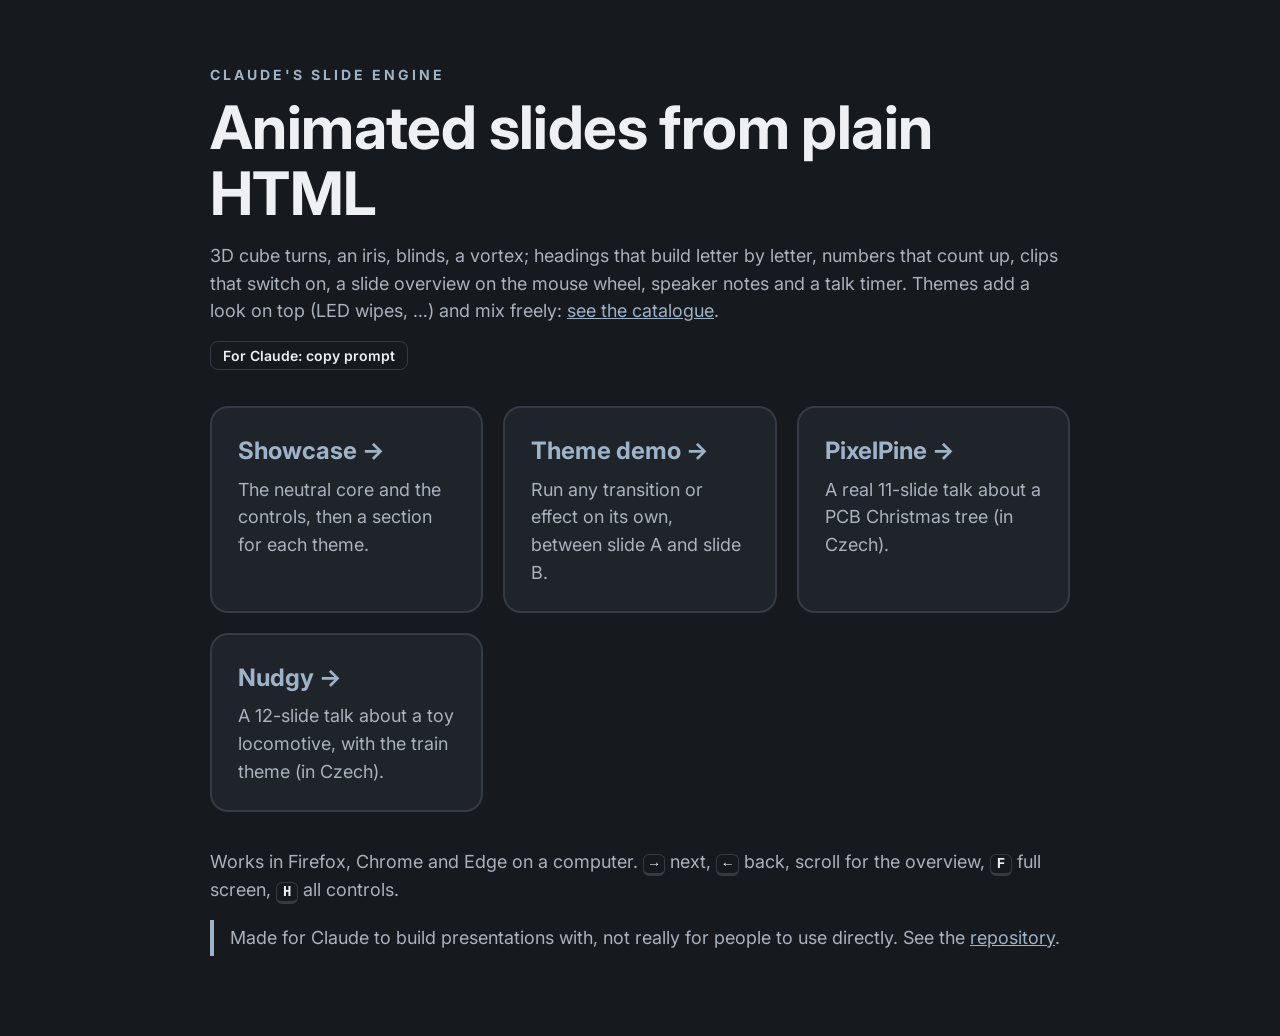
<file: index.html>
<!doctype html>
<html lang="en">
<head>
<meta charset="utf-8">
<meta name="viewport" content="width=device-width, initial-scale=1">
<title>Claude's Slide Engine</title>
<link rel="stylesheet" href="https://fonts.googleapis.com/css2?family=Inter:wght@400;600;700&display=swap">
<style>
  :root { --bg: #16191e; --fg: #eef0f3; --muted: #a9b2bd; --card: #1f242b; --line: #343b45; --accent: #9fb3c8; --ok: #8fd19e; }
  * { box-sizing: border-box; }
  body { margin: 0; min-height: 100vh; background: var(--bg); color: var(--fg); font: 18px/1.55 Inter, Arial, sans-serif;
    display: flex; justify-content: center; padding: 64px 16px; }
  main { max-width: 860px; width: 100%; }
  h1 { font: 700 clamp(36px, 7vw, 60px)/1.1 Inter, Arial, sans-serif; letter-spacing: -.01em; margin: 0 0 16px; }
  .kicker { color: var(--accent); font-weight: 700; letter-spacing: 3px; text-transform: uppercase; font-size: 14px; margin: 0 0 8px; }
  p { color: var(--muted); margin: 0 0 16px; }
  .cards { display: grid; grid-template-columns: repeat(auto-fit, minmax(240px, 1fr)); gap: 20px; margin: 36px 0; }
  a.card { display: block; background: var(--card); border: 2px solid var(--line); border-radius: 18px; padding: 24px 26px; color: var(--fg);
    text-decoration: none; transition: border-color .2s, transform .2s; }
  a.card:hover { border-color: var(--accent); transform: translateY(-3px); }
  a.card b { display: block; font-size: 24px; color: var(--accent); margin-bottom: 6px; }
  a.card span { color: var(--muted); }
  .note { border-left: 4px solid var(--accent); padding: 4px 0 4px 16px; }
  a { color: var(--accent); }
  kbd { font: 700 14px Consolas, monospace; border: 1px solid var(--line); border-bottom-width: 3px; border-radius: 6px; padding: 1px 6px; color: var(--fg); }

</style>
</head>
<body>
<main>
  <p class="kicker">Claude's Slide Engine</p>
  <h1>Animated slides from plain HTML</h1>
  <p>3D cube turns, an iris, blinds, a vortex; headings that build letter by letter, numbers that count up, clips that
    switch on, a slide overview on the mouse wheel, speaker notes and a talk timer. Themes add a look on top (LED wipes,
    …) and mix freely: <a href="https://github.com/machmar/ClaudesSlideEngine/tree/main/themes">see the catalogue</a>.</p>

  <div data-for-claude></div>

  <div class="cards">
    <a class="card" href="demo/showcase/deck.html"><b>Showcase →</b><span>The neutral core and the controls, then a section for each theme.</span></a>
    <a class="card" href="themes/demo.html"><b>Theme demo →</b><span>Run any transition or effect on its own, between slide A and slide B.</span></a>
    <a class="card" href="demo/PixelPine-demo/deck.html"><b>PixelPine →</b><span>A real 11-slide talk about a PCB Christmas tree (in Czech).</span></a>
    <a class="card" href="demo/Nudgy-demo/deck.html"><b>Nudgy →</b><span>A 12-slide talk about a toy locomotive, with the train theme (in Czech).</span></a>
  </div>
  <p>Works in Firefox, Chrome and Edge on a computer. <kbd>→</kbd> next, <kbd>←</kbd> back, scroll for the overview, <kbd>F</kbd> full screen,
    <kbd>H</kbd> all controls.</p>
  <p class="note">Made for Claude to build presentations with, not really for people to use directly.
    See the <a href="https://github.com/machmar/ClaudesSlideEngine">repository</a>.</p>
</main>
<script src="for-claude.js"></script>
</body>
</html>
</file>
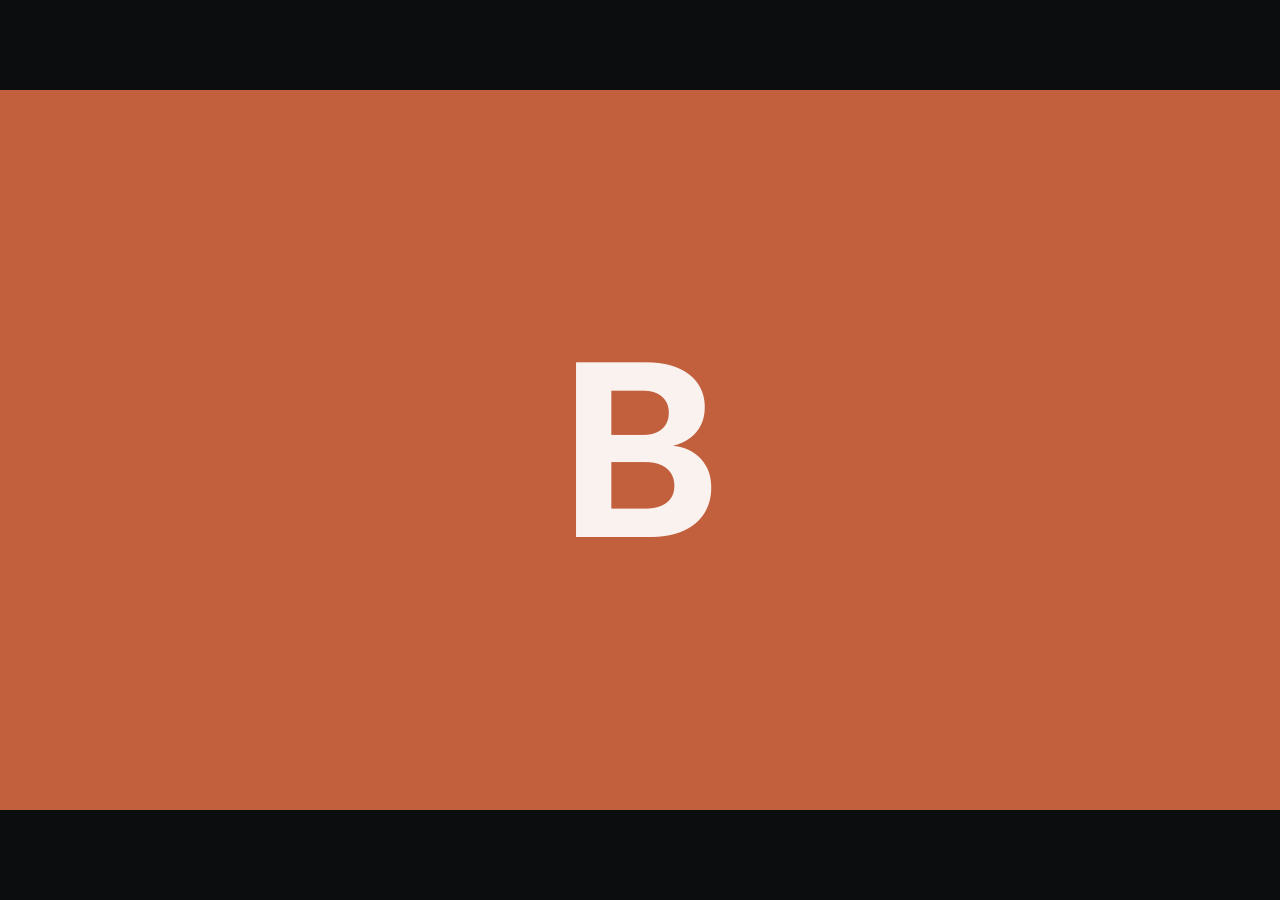
<file: themes/demo-stage.html>
<!doctype html>
<html lang="en">
<head>
<meta charset="utf-8">
<meta name="viewport" content="width=device-width, initial-scale=1">
<title>Theme demo stage</title>
<!-- The stage inside themes/demo.html. demo-stage.html?t=<theme>&k=<kind>&n=<name>[&dir=back] builds slide A (blue) and
     slide B (orange) for one transition / effect / ambient / dot style, loads every theme from catalogue.js and the
     engine, then plays it once. Effects use the sample HTML from the theme's "preview" in theme.json, else the
     defaults below. Nothing here needs editing for a new theme: run python tools/themes.py. -->
<link rel="stylesheet" href="https://fonts.googleapis.com/css2?family=Inter:wght@400;600;700&display=swap">
<link rel="stylesheet" href="../engine.css">
<script src="catalogue.js"></script>
<style>
  #se-hint { display: none !important; }
  section { font-family: Inter, Arial, sans-serif; padding: 96px 128px; gap: 40px; justify-content: center; align-items: center; color: #fff; text-align: center; }
  section.a { background: #2f5d8a; }
  section.b { background: #c2603d; }
  .letter { font-size: 360px; font-weight: 700; line-height: 1; opacity: .92; }
  .tag { font-size: 32px; font-weight: 600; opacity: .8; }
  h2 { font-size: 64px; margin: 0; }
  p { font-size: 40px; margin: 0; }
  .big { font-size: 64px; font-weight: 700; }
  .card { display: flex; flex-direction: column; gap: 12px; background: #fff; color: #1d2229; border-radius: 24px; padding: 40px 56px; min-width: 520px; }
  .card .big { color: #c2603d; }
  table { font-size: 40px; border-collapse: collapse; }
  td { padding: 10px 28px; border-bottom: 2px solid rgba(255, 255, 255, .35); text-align: left; }
  ul { font-size: 40px; text-align: left; }
</style>
</head>
<body>
<script>
(() => {
  const q = new URLSearchParams(location.search), cat = window.SE_CATALOGUE;
  const theme = q.get('t') || 'core', kind = q.get('k') || 'transitions', name = q.get('n') || 'cube-y', back = q.get('dir') === 'back';
  const th = cat.themes.find(t => t.name === theme), body = document.body;
  Object.assign(body.dataset, { lang: 'en', timer: 'off', wheel: 'off', dots: kind === 'dots' ? name : 'off' });
  if (th && th.accent) body.dataset.accent = th.accent;

  const box = fx => `<svg data-fx="${fx}" width="440" height="470" viewBox="0 0 560 600" aria-label="A box"><polygon points="280,60 500,180 280,300 60,180" fill="#f4f5f7"/><polygon points="60,180 280,300 280,560 60,440" fill="#c9d3dd"/><polygon points="500,180 280,300 280,560 500,440" fill="#9fb3c8"/></svg>`;
  const CORE = {                            // sample content for the core's element effects
    letters: '<h2 data-fx="letters" style="font-size:96px">Letter by letter</h2>',
    rise: '<p data-fx="rise">This line rises and un-blurs</p>',
    fade: '<p data-fx="fade">This line fades in</p>',
    pop: '<p class="big" data-fx="pop" style="font-size:96px">Pop!</p>',
    flip: '<div class="card" data-fx="flip"><p class="big">A card</p><p>swings in</p></div>',
    rows: '<table data-fx="rows"><tr><td>First row</td><td>3,83 €</td></tr><tr><td>Second row</td><td>2,70 €</td></tr><tr><td>Third row</td><td>0,27 €</td></tr></table>',
    list: '<ul data-fx="list"><li>First item</li><li>Second item</li><li>Third item</li></ul>',
    count: '<p class="big" data-fx="count" style="font-size:128px">1 240</p>',
    power: box('power'), tilt: box('tilt'), spin3d: box('spin3d'), scan: box('scan'), radial: box('radial')
  };
  const sample = (th && th.preview && th.preview[name]) || CORE[name] || `<div class="card" data-fx="${name}"><p class="big">240</p><p>${name}</p></div>`;
  const letter = l => `<div class="letter" data-fx="none">${l}</div>`;
  const sec = (cls, inner, attrs = '') => `<section class="${cls}" ${attrs}>${inner}<aside>${cls.toUpperCase()}</aside></section>`;
  let html;
  if (kind === 'transitions') html = sec('a', letter('A')) + sec('b', letter('B'), `data-enter="${name}"`);
  else if (kind === 'effects') html = sec('a', letter('A')) + sec('b', `<p class="tag" data-fx="none">data-fx="${name}"</p>${sample}`, 'data-enter="fade"');
  else if (kind === 'ambients') html = sec('a', letter('A')) + sec('b', letter('B'), `data-enter="fade" data-ambient="${name}"`);
  else html = ['a', 'b', 'a', 'b', 'a'].map((c, i) => sec(c, letter(c.toUpperCase() + (i + 1)), 'data-enter="fade"')).join('');
  body.insertAdjacentHTML('beforeend', html);
  if (back) history.replaceState(null, '', '#2');

  // every theme, then the engine, in this order (async = false keeps the order)
  const add = src => { const s = document.createElement('script'); s.src = src; s.async = false; body.appendChild(s); };
  cat.themes.forEach(t => add(t.name + '/theme.js'));
  add('../engine.js');

  // play it once the deck is up
  const wait = () => window.slideEngine ? setTimeout(play, 700) : setTimeout(wait, 50);
  function play() {
    const se = window.slideEngine;
    if (kind === 'dots') { [1, 2, 3, 4].forEach((n, i) => setTimeout(() => se.go(n), i * 1400)); return; }
    se.go(back ? 0 : 1);
  }
  wait();
})();
</script>
</body>
</html>
</file>
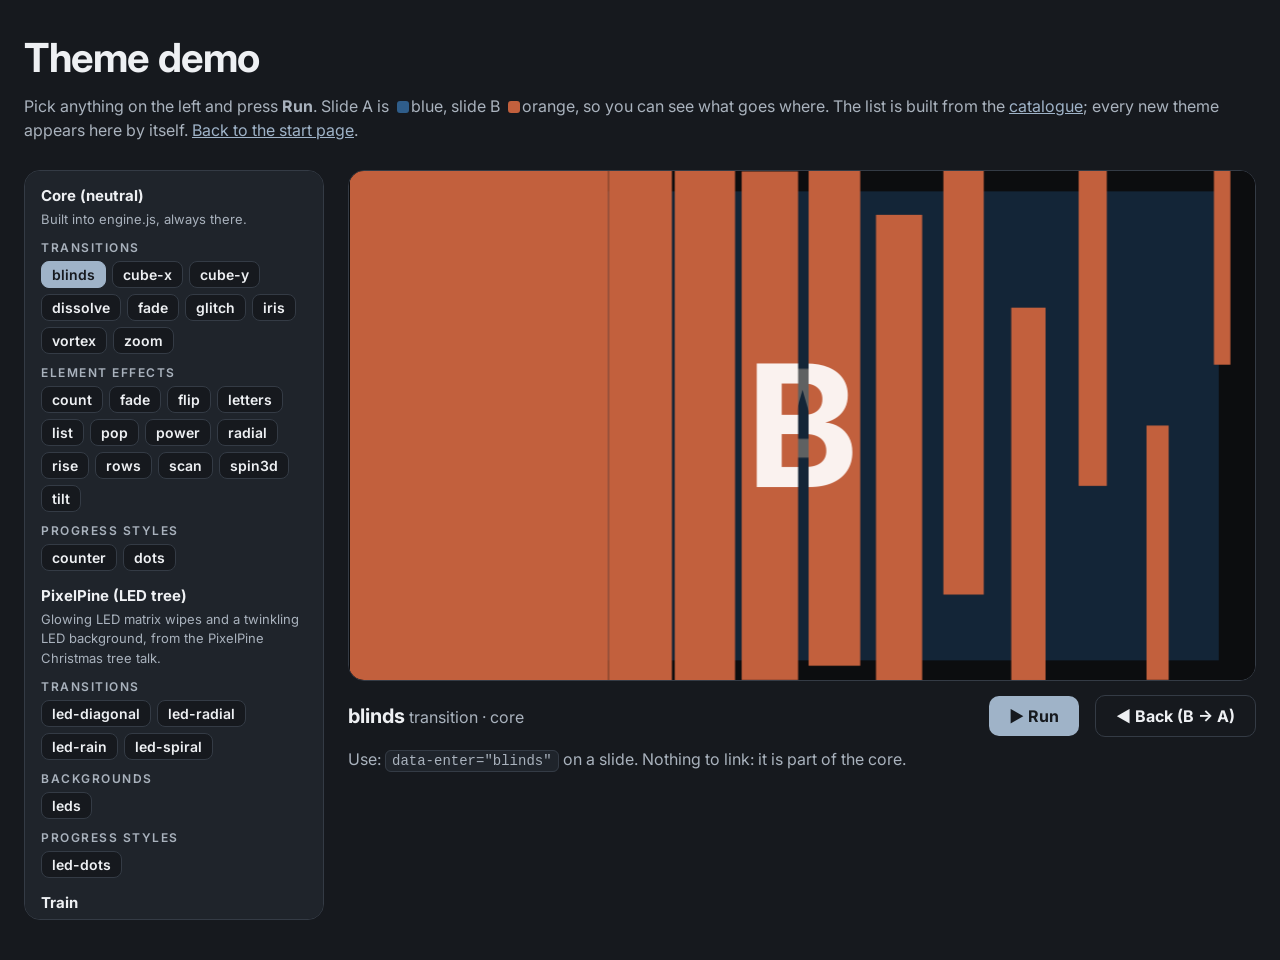
<file: themes/demo.html>
<!doctype html>
<html lang="en">
<head>
<meta charset="utf-8">
<meta name="viewport" content="width=device-width, initial-scale=1">
<title>Theme demo</title>
<!-- Every transition, element effect, ambient background and progress style of the core and of every theme, one at a
     time on a stage with slide A (blue) and slide B (orange). The list comes from catalogue.js, which
     python tools/themes.py regenerates: a new theme shows up here without editing this page. -->
<link rel="stylesheet" href="https://fonts.googleapis.com/css2?family=Inter:wght@400;600;700&display=swap">
<script src="catalogue.js"></script>
<style>
  :root { --bg: #16191e; --fg: #eef0f3; --muted: #a9b2bd; --card: #1f242b; --line: #343b45; --accent: #9fb3c8; --a: #2f5d8a; --b: #c2603d; }
  * { box-sizing: border-box; }
  body { margin: 0; background: var(--bg); color: var(--fg); font: 16px/1.5 Inter, Arial, sans-serif; }
  header { padding: 28px 24px 8px; max-width: 1400px; margin: 0 auto; }
  h1 { font-size: clamp(28px, 4vw, 40px); margin: 0 0 6px; letter-spacing: -.01em; }
  header p { color: var(--muted); margin: 0; }
  a { color: var(--accent); }
  .ab { display: inline-block; width: 12px; height: 12px; border-radius: 3px; vertical-align: -1px; margin: 0 2px 0 4px; }
  .wrap { display: grid; grid-template-columns: 300px 1fr; gap: 24px; padding: 20px 24px 40px; max-width: 1400px; margin: 0 auto; }
  nav { background: var(--card); border: 1px solid var(--line); border-radius: 16px; padding: 14px 16px; max-height: calc(100vh - 150px); overflow: auto; }
  nav h2 { font-size: 15px; margin: 14px 0 2px; }
  nav h2:first-child { margin-top: 0; }
  nav .desc { color: var(--muted); font-size: 13px; margin: 0 0 6px; }
  nav h3 { font-size: 12px; font-weight: 600; text-transform: uppercase; letter-spacing: 1.5px; color: var(--muted); margin: 10px 0 4px; }
  nav .names { display: flex; flex-wrap: wrap; gap: 6px; }
  nav button { font: 600 14px Inter, Arial, sans-serif; color: var(--fg); background: var(--bg); border: 1px solid var(--line); border-radius: 8px; padding: 4px 10px; cursor: pointer; }
  nav button:hover { border-color: var(--accent); }
  nav button[aria-pressed="true"] { background: var(--accent); color: var(--bg); border-color: var(--accent); }
  .stage { aspect-ratio: 16 / 9; width: 100%; background: #0c0d0f; border-radius: 16px; overflow: hidden; border: 1px solid var(--line); }
  .stage iframe { width: 100%; height: 100%; border: 0; display: block; }
  .bar { display: flex; flex-wrap: wrap; align-items: center; gap: 12px 16px; margin-top: 14px; }
  .bar .what { flex: 1 1 280px; min-width: 0; }
  .bar .what b { font-size: 20px; }
  .bar .what span { color: var(--muted); }
  code { font: 14px Consolas, 'Courier New', monospace; background: var(--card); border: 1px solid var(--line); border-radius: 6px; padding: 2px 6px; overflow-wrap: anywhere; }
  .run { font: 700 16px Inter, Arial, sans-serif; color: var(--bg); background: var(--accent); border: 0; border-radius: 10px; padding: 10px 20px; cursor: pointer; }
  .run.secondary { background: transparent; color: var(--fg); border: 1px solid var(--line); }
  .run:focus-visible, nav button:focus-visible { outline: 3px solid var(--fg); outline-offset: 2px; }
  .use { color: var(--muted); margin-top: 10px; }
  @media (max-width: 820px) { .wrap { grid-template-columns: 1fr; } nav { max-height: 320px; order: 2; } }
</style>
</head>
<body>
<header>
  <h1>Theme demo</h1>
  <p>Pick anything on the left and press <b>Run</b>. Slide A is <span class="ab" style="background:var(--a)"></span>blue, slide
    B <span class="ab" style="background:var(--b)"></span>orange, so you can see what goes where. The list is built from the
    <a href="https://github.com/machmar/ClaudesSlideEngine/blob/main/themes/README.md#catalogue">catalogue</a>; every new theme appears here by itself.
    <a href="../">Back to the start page</a>.</p>
</header>
<div class="wrap">
  <nav id="list" aria-label="Transitions, effects, backgrounds and progress styles"></nav>
  <main>
    <div class="stage"><iframe id="stage" title="Demo stage" src="about:blank"></iframe></div>
    <div class="bar">
      <div class="what"><b id="name"></b> <span id="kind"></span></div>
      <button class="run" id="run" type="button">▶ Run</button>
      <button class="run secondary" id="back" type="button">◀ Back (B → A)</button>
    </div>
    <p class="use" id="use"></p>
  </main>
</div>
<script>
(() => {
  const cat = window.SE_CATALOGUE;
  const KINDS = [['transitions', 'Transitions', 'data-enter'], ['effects', 'Element effects', 'data-fx'], ['ambients', 'Backgrounds', 'data-ambient'], ['dots', 'Progress styles', 'data-dots']];
  const groups = [{ name: 'core', title: 'Core (neutral)', description: 'Built into engine.js, always there.', provides: cat.core }, ...cat.themes];
  const list = document.getElementById('list'), stage = document.getElementById('stage'), backBtn = document.getElementById('back');
  let cur = null;
  const esc = s => String(s).replace(/[&<>"]/g, c => ({ '&': '&amp;', '<': '&lt;', '>': '&gt;', '"': '&quot;' })[c]);

  groups.forEach(g => {
    let h = `<h2>${esc(g.title)}</h2><p class="desc">${esc(g.description)}</p>`;
    KINDS.forEach(([k, label]) => {
      const names = (g.provides[k] || []).filter(n => !(g.name === 'core' && k === 'transitions' && n === 'none'));
      if (!names.length) return;
      h += `<h3>${label}</h3><div class="names">` + names.map(n => `<button type="button" aria-pressed="false" data-t="${esc(g.name)}" data-k="${k}" data-n="${esc(n)}">${esc(n)}</button>`).join('') + '</div>';
    });
    list.insertAdjacentHTML('beforeend', h);
  });

  function select(t, k, n, run = true) {
    const btn = list.querySelector(`button[data-t="${t}"][data-k="${k}"][data-n="${n}"]`);
    if (!btn) return false;
    list.querySelectorAll('button[aria-pressed="true"]').forEach(b => b.setAttribute('aria-pressed', 'false'));
    btn.setAttribute('aria-pressed', 'true');
    cur = { t, k, n };
    const [, label, attr] = KINDS.find(x => x[0] === k), g = groups.find(x => x.name === t);
    document.getElementById('name').textContent = n;
    document.getElementById('kind').textContent = `${label.toLowerCase().replace(/s$/, '')} · ${t === 'core' ? 'core' : 'theme ' + t}`;
    const where = k === 'dots' ? 'on <body> or on a slide' : k === 'effects' ? 'on an element' : 'on a slide';
    const link = t === 'core' ? 'Nothing to link: it is part of the core.' : `Link <code>themes/${t}/theme.js</code> before engine.js (<a href="https://github.com/machmar/ClaudesSlideEngine/blob/main/themes/${t}/README.md">${t} README</a>).`;
    const opts = g.options && Object.keys(g.options).length ? ' Options on &lt;body&gt;: ' + Object.entries(g.options).map(([a, d]) => `<code>${esc(a)}</code> ${esc(d)}`).join(', ') + '.' : '';
    document.getElementById('use').innerHTML = `Use: <code>${attr}="${esc(n)}"</code> ${where}. ${link}${opts}`;
    backBtn.hidden = k !== 'transitions';
    history.replaceState(null, '', `#${t}/${k}/${n}`);
    if (run) play(false);
    return true;
  }
  function play(back) {
    if (!cur) return;
    stage.src = `demo-stage.html?t=${encodeURIComponent(cur.t)}&k=${cur.k}&n=${encodeURIComponent(cur.n)}${back ? '&dir=back' : ''}&r=${Date.now()}`;
  }
  list.addEventListener('click', e => { const b = e.target.closest('button'); if (b) select(b.dataset.t, b.dataset.k, b.dataset.n); });
  document.getElementById('run').addEventListener('click', () => play(false));
  backBtn.addEventListener('click', () => play(true));

  const [t, k, n] = decodeURIComponent(location.hash.slice(1)).split('/');
  if (!(t && select(t, k, n))) { const first = list.querySelector('button'); select(first.dataset.t, first.dataset.k, first.dataset.n); }
})();
</script>
</body>
</html>
</file>
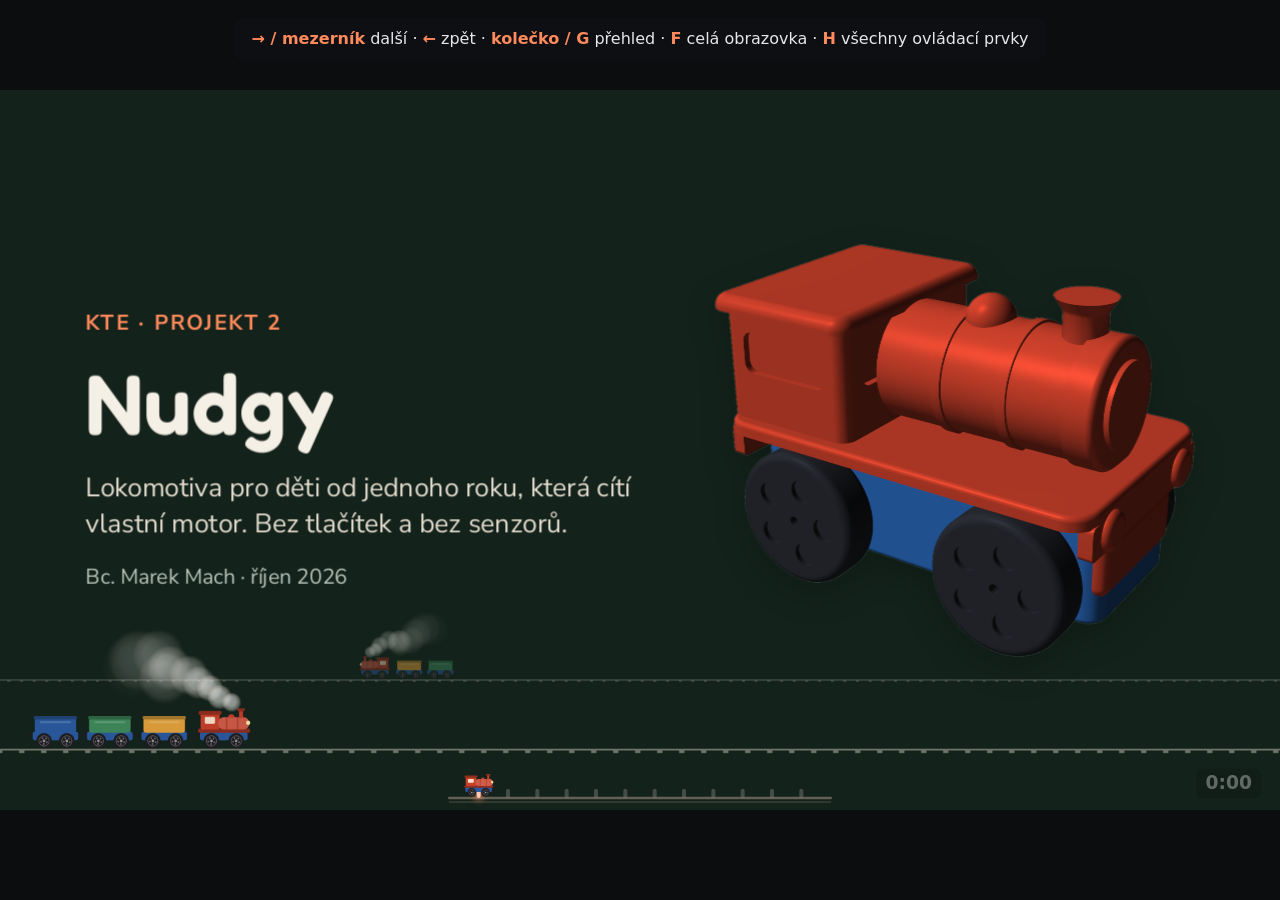
<file: demo/Nudgy-demo/deck.html>
<!doctype html>
<html lang="cs">
<head>
<meta charset="utf-8">
<meta name="viewport" content="width=device-width, initial-scale=1">
<title>Nudgy</title>
<!-- Source of the talk. Build the single-file version from this folder with:
     python ../../build.py deck.html -o Nudgy.html -->
<link rel="stylesheet" href="https://fonts.googleapis.com/css2?family=Fredoka:wght@400..700&family=Nunito+Sans:wght@400;600;700&display=swap">
<link rel="stylesheet" href="../../engine.css">
<script src="../../themes/train/theme.js" defer></script>
<script src="../../engine.js" defer></script>
<style>
  .se-slide { font-family: 'Nunito Sans', Arial, sans-serif; }
  .se-slide :where(th, td) { border-bottom-color: rgba(22, 39, 31, .14); }
  .light { background: #F5F0E6; color: #16271F; padding: 112px 128px; display: flex; flex-direction: column; gap: 48px; }
  .dark { background: #13221B; color: #F5F0E6; padding: 128px; display: flex; flex-direction: row; align-items: center; gap: 96px; }
  h1, h2 { font-family: 'Fredoka', Arial, sans-serif; font-weight: 600; }
  h2 { font-size: 64px; line-height: 1.15; }
  .t { font-size: 40px; line-height: 1.35; }
  .l { font-size: 32px; line-height: 1.35; }
  .dim { color: #3F5047; }
  .num { font-family: 'Fredoka', Arial, sans-serif; font-size: 64px; font-weight: 600; line-height: 1.1; color: #B23A22; }
  .card { display: flex; flex-direction: column; gap: 8px; background: #FFFCF6; border: 2px solid #E2D9C6; border-radius: 24px; padding: 32px 40px; }
  .stack { display: flex; flex-direction: column; gap: 32px; }
  .row { display: flex; flex-direction: row; gap: 48px; }
  .shot { border-radius: 24px; object-fit: cover; box-shadow: 0 12px 40px rgba(22, 39, 31, .18); }
  .kicker { font-size: 32px; font-weight: 700; letter-spacing: 3px; text-transform: uppercase; color: #FF8A5C; }

  /* schematic tour */
  .sch-view { position: absolute; left: 96px; top: 200px; width: 1728px; height: 816px; overflow: hidden; border-radius: 24px; border: 2px solid #E2D9C6; background: #F5F4EF; }
  .sch-layer { position: absolute; left: 0; top: 0; width: 6788px; height: 2984px; transform-origin: 0 0; transition: transform .9s cubic-bezier(.65, 0, .25, 1); }
  .sch-layer img, .sch-layer svg { position: absolute; inset: 0; width: 100%; height: 100%; }
  .sch-layer rect { fill: none; stroke-width: 5px; vector-effect: non-scaling-stroke; transition: opacity .5s; }
  .sch-layer g.badge { transition: opacity .5s; }
  .sch-view.zoomed .sch-layer g.badge { opacity: 0; }
  .sch-view.zoomed .sch-layer rect { opacity: .25; }
  .sch-view.zoomed .sch-layer rect.on { opacity: 1; }
  .sch-panel { position: absolute; right: 24px; top: 24px; bottom: 24px; width: 500px; background: rgba(255, 252, 246, .96); border: 2px solid #E2D9C6; border-radius: 20px; padding: 32px 36px; display: flex; flex-direction: column; gap: 20px; box-shadow: 0 8px 30px rgba(22, 39, 31, .12); }
  .sch-step { display: none; flex-direction: column; gap: 20px; }
  .sch-step.on { display: flex; }
  .sch-step .hd { display: flex; align-items: center; gap: 20px; font-family: 'Fredoka', Arial, sans-serif; font-size: 40px; font-weight: 600; line-height: 1.15; }
  .bdg { flex: none; width: 56px; height: 56px; border-radius: 50%; color: #fff; font-family: 'Fredoka', Arial, sans-serif; font-size: 32px; font-weight: 600; display: flex; align-items: center; justify-content: center; }
  .legend { display: flex; flex-direction: column; gap: 20px; }
  .legend div { display: flex; align-items: center; gap: 20px; font-size: 32px; font-weight: 700; }
  .sch-dots { margin-top: auto; display: flex; gap: 12px; }
  .sch-dots i { width: 18px; height: 18px; border-radius: 50%; background: #E2D9C6; }
  .sch-dots i.on { background: #B23A22; }

  /* live view */
  .live-box { position: absolute; inset: 0; background: #14161C; }
  .live-box iframe { position: absolute; inset: 0; width: 100%; height: 100%; border: 0; }
  .live-bar { position: absolute; left: 32px; bottom: 28px; display: flex; gap: 12px; align-items: center; }
  .live-chip { padding: 10px 24px; border-radius: 16px; background: rgba(19, 34, 27, .85); color: #F5F0E6; font-family: 'Fredoka', Arial, sans-serif; font-size: 32px; font-weight: 600; display: flex; align-items: center; gap: 16px; pointer-events: none; }
  .live-chip i { width: 18px; height: 18px; border-radius: 50%; background: #6B7A72; }
  .live-chip.ok i { background: #E8553A; box-shadow: 0 0 12px #E8553A; animation: livepulse 1.4s ease-in-out infinite; }
  @keyframes livepulse { 50% { opacity: .35; } }
  .live-btns { display: flex; gap: 12px; }
  .live-btns button { font: 600 32px 'Nunito Sans', Arial, sans-serif; padding: 8px 24px; border-radius: 14px; border: 2px solid #39404F; background: rgba(20, 22, 28, .85); color: #ECE9E2; cursor: pointer; }
  .live-btns button.on { background: #F5F0E6; color: #16271F; border-color: #F5F0E6; }
  .live-off { position: absolute; inset: 0; display: flex; flex-direction: column; align-items: center; justify-content: center; gap: 24px; color: #ECE9E2; text-align: center; padding: 160px; }
  .live-off.hide { display: none; }
  .live-bar.autohide:has(.live-chip.ok) { opacity: 0; transition: opacity .8s 2.5s; }
</style>
</head>
<body data-accent="#FF8A5C" data-led-bg="#0b130f" data-lang="cs" data-train="#C8402A,#2A5AA0,#1E1E22" data-dots="track">

<!-- 1 · title -->
<section id="cover" data-ambient="trains" class="dark">
  <div style="display:flex; flex-direction:column; gap:32px; flex:1">
    <p class="kicker">KTE · Projekt 2</p>
    <h1 style="font-size:128px; line-height:1.05; color:#F5F0E6">Nudgy</h1>
    <p class="t" style="color:#E4DDCF">Lokomotiva pro děti od jednoho roku, která cítí vlastní motor. Bez tlačítek a bez senzorů.</p>
    <p class="l" style="color:#B9C6BD">Bc. Marek Mach · říjen 2026</p>
  </div>
  <img data-fx="spin3d" src="media/loco_iso_cut.png" alt="3D model lokomotivy Nudgy" style="width:720px; height:619px">
  <aside>Dobrý den, představím projekt Nudgy. Je to hračka pro děti od jednoho roku: masivní lokomotiva, která nemá vypínač, tlačítka ani žádný senzor kromě vlastního motoru.

Když do ní dítě strčí, rozjede se směrem, kterým ji strčilo. Zastaví, když do něčeho narazí, když ji někdo drží, nebo když ji zvedne ze země. Rozhodování dělá malá neuronová síť přímo v mikrokontroléru za jedenáct centů.

Probereme zadání, jak to funguje, simulátor, ve kterém se síť učila, elektroniku, mechaniku, ceny a na konci bude živá ukázka.</aside>
</section>

<!-- 2 · brief + product -->
<section id="brief" data-enter="steam" class="light" style="flex-direction:row; align-items:center; gap:72px">
  <div class="stack" style="flex:1">
    <h2 data-fx="tow">Zadání a produkt</h2>
    <ul class="t" style="display:flex; flex-direction:column; gap:20px; padding-left:44px">
      <li>Hračka pro děti od 1 roku</li>
      <li>Strč → jede oběma směry</li>
      <li>Náraz, držení, zvednutí → stop</li>
      <li>Měří jen proud a otáčky motoru, rozhoduje neuronová síť v MCU</li>
    </ul>
    <div class="row" style="gap:32px">
      <div class="card" data-fx="wagon"><p class="num" data-fx="puff">120 × 70 × 86</p><p class="l dim">mm, 240 g s bateriemi</p></div>
      <div class="card" data-fx="wagon"><p class="num" data-fx="puff">0</p><p class="l dim">tlačítek a vypínačů</p></div>
    </div>
  </div>
  <img data-fx="spin3d" src="media/loco_exploded.png" alt="Rozložený model: kryt, šasi s motorem, převody, baterie a kola" style="width:700px; height:760px; object-fit:cover; border-radius:32px">
  <aside>Zadání bylo: hračka pro děti od jednoho roku, ovládaná pohybem. Strčím do ní a jede, oběma směry. Zastaví při nárazu a když ji zvednu. Měřit se má proud a otáčky a rozhodovat má neuronová síť v mikrokontroléru, která dostává rychlost a proud a má jeden výstup.

Výsledkem je lokomotiva 120 krát 70 krát 86 milimetrů, s bateriemi váží 240 gramů. Na obrázku je rozložená: červený kryt, modré šasi s motorem, dvoustupňový převod, dvě baterie AA a pryžová kola.

Nemá žádné tlačítko ani vypínač. Když si s ní nikdo nehraje, sama usne a probudí se dalším strčením.</aside>
</section>

<!-- 3 · how it works -->
<section id="how" data-enter="train" class="light" style="flex-direction:row; align-items:center; gap:64px">
  <div class="stack" style="flex:1; gap:28px">
    <h2 data-fx="tow">Jak to funguje</h2>
    <div class="card" data-fx="wagon"><p class="t"><b>Rychlost</b> z back-EMF motoru</p><p class="l dim">1 ms bez buzení každých 10 ms, bez enkodéru</p></div>
    <div class="card" data-fx="wagon"><p class="t"><b>Proud</b> přes bočník 0,2 Ω</p><p class="l dim">náraz: rychlost padá, proud roste</p></div>
    <div class="card" data-fx="wagon"><p class="t"><b>Síť GRU</b>, 12 jednotek, int8</p><p class="l dim">723 B, výstup = povel jeď / stůj</p></div>
    <div class="card" data-fx="wagon"><p class="t"><b>Dozor v C</b> jen vypíná</p><p class="l dim">měkký rozjezd, limit 20 s, spánek, proud</p></div>
  </div>
  <img data-fx="power" src="video/sim-net.png" data-video="video/sim-net.webm" alt="Živý diagram sítě GRU: tři vstupy, 12 skrytých jednotek, jeden výstup" style="width:900px; height:673px; border-radius:24px">
  <aside>Lokomotiva nemá enkodér. Rychlost se měří z motoru samotného: každých deset milisekund se na jednu milisekundu vypne buzení a mikrokontrolér změří napětí na svorkách. Točící se motor funguje jako dynamo, takže toto napětí je úměrné rychlosti. Proud měří bočník 0,2 ohmu.

Tyto dvě hodnoty a poslední povel motoru jdou do rekurentní neuronové sítě GRU s dvanácti skrytými jednotkami. Na videu je ta síť živě ze simulátoru: vlevo tři vstupy, uprostřed paměť sítě, vpravo výstup, tedy jeď nebo stůj.

Kolem sítě je jednoduchý dozor v C: měkký rozjezd, vypnutí po dvaceti sekundách jízdy, uspání a proudová ochrana. Dozor umí motor jen vypnout, každý rozjezd tedy pochází ze sítě.</aside>
</section>

<!-- 4 · simulator + results -->
<section id="sim" data-enter="tunnel" class="light" style="gap:40px">
  <h2 data-fx="tow">Simulátor, trénink a výsledky</h2>
  <div class="row" style="align-items:flex-start; gap:56px">
    <img data-fx="power" src="video/sim-crash.png" data-video="video/sim-crash.webm" alt="Simulátor: lokomotiva se rozjede po strčení a zastaví o zeď, vpravo dole průběh rychlosti, proudu a výstupu sítě" style="width:1040px; height:650px; border-radius:24px">
    <div class="stack" style="flex:1; gap:28px">
      <div><p class="num" data-fx="puff">0,12 s</p><p class="l dim">medián zastavení po nárazu</p></div>
      <div><p class="num" data-fx="puff">24 / 27</p><p class="l dim">testovacích scénářů (int8)</p></div>
      <div><p class="num" data-fx="puff">1,1 %</p><p class="l dim">nepoznaných strčení</p></div>
      <p class="l">Učení: DAgger podle „učitele", který vidí skutečné síly</p>
    </div>
  </div>
  <aside>Síť se učila v 3D simulátoru, který běží v prohlížeči. Simuluje motor, převody, prokluz kol, podlahy, koberce, zdi i ruku dítěte. Každá epizoda má náhodně posunuté parametry motoru, tření, hmotnosti a baterie, aby síť fungovala i na skutečných kusech, které nejsou stejné.

Učí se metodou DAgger: pravidlový učitel vidí v simulaci skutečné síly a ví, kdy má lokomotiva stát. Síť vidí jen tři signály z motoru a učí se ho napodobit.

Na videu je testovací scénář: strčení, jízda, náraz do zdi a zastavení. Výsledky kvantované sítě: medián zastavení 0,12 sekundy, projde 24 z 27 scénářů, nepozná jen 1,1 procenta strčení. Slabinou jsou přechody podlah, například práh dveří: ten si síť občas splete s měkkým nárazem a zastaví.</aside>
</section>

<!-- 5 · MCU + firmware -->
<section id="fw" data-enter="barrier" class="light">
  <h2 data-fx="tow">Mikrokontrolér a firmware</h2>
  <div style="flex:1; display:grid; grid-template-columns:1fr 1fr; gap:32px">
    <div class="card" data-fx="wagon"><p class="num" data-fx="puff">0,11 $</p><p class="t dim">Puya PY32F002B, Cortex-M0+ 24 MHz</p></div>
    <div class="card" data-fx="wagon"><p class="num" data-fx="puff">19 % flash</p><p class="t dim">4 556 B z 24 KB, síť s tabulkami 2 264 B</p></div>
    <div class="card" data-fx="wagon"><p class="num" data-fx="puff">11 % RAM</p><p class="t dim">344 B z 3 KB včetně zásobníku</p></div>
    <div class="card" data-fx="wagon"><p class="num" data-fx="puff">0,25 ms</p><p class="t dim">výpočet za 10 ms cyklus, bez floatů (odhad)</p></div>
  </div>
  <p class="l dim">Zkušební překlad celé logiky, ne finální firmware. Bitově shodný se simulátorem: 28 600 cyklů, 0 rozdílů.</p>
  <aside>Mikrokontrolér je Puya PY32F002B za jedenáct centů. Jádro Cortex-M0+, 24 megahertzů z vnitřního oscilátoru, bez krystalu. Levnější WCH CH32V003 nešel použít, protože potřebuje aspoň 2,7 voltu a dvě vybité tužkové baterie dají jen 2 volty.

Celou logiku, tedy předzpracování, síť a dozor, jsem přeložil pro tento čip. Zabere 19 procent flash a 11 procent RAM, zbývá tedy místo na síť třikrát až čtyřikrát větší. Síť počítá jen v celých číslech, bez plovoucí čárky, a jeden krok zabere odhadem čtvrt milisekundy z deseti.

Céčkový kód dává bit po bitu stejné výsledky jako simulátor, ověřeno na 28 600 cyklech. Jde o zkušební překlad, ne o odladěný firmware na skutečném hardwaru.</aside>
</section>

<!-- 6 · schematic tour (→ steps through the blocks) -->
<section id="sch" data-enter="track" class="light" style="display:block">
  <h2 data-fx="tow" style="position:absolute; left:96px; top:84px">Schéma</h2>
  <div id="sch-view" class="sch-view" data-fx="none">
    <div id="sch-layer" class="sch-layer">
      <img data-fx="none" src="media/schematic.svg" alt="Schéma zapojení Nudgy">
      <svg data-fx="none" viewBox="0 0 1697 746" preserveAspectRatio="none">
        <rect data-b="1" x="12" y="91" width="420" height="130" rx="6" stroke="#D9603B"/>
        <rect data-b="2" x="92" y="421" width="220" height="245" rx="6" stroke="#2E6B4E"/>
        <rect data-b="3" x="502" y="26" width="665" height="415" rx="6" stroke="#3A6EA5"/>
        <rect data-b="4" x="522" y="546" width="365" height="160" rx="6" stroke="#B07D1A"/>
        <g class="badge" font-family="Fredoka, Arial, sans-serif" font-weight="600" font-size="34" fill="#fff" text-anchor="middle">
          <circle cx="12" cy="91" r="27" fill="#D9603B"/><text x="12" y="103">1</text>
          <circle cx="92" cy="421" r="27" fill="#2E6B4E"/><text x="92" y="433">2</text>
          <circle cx="502" cy="26" r="27" fill="#3A6EA5"/><text x="502" y="38">3</text>
          <circle cx="522" cy="546" r="27" fill="#B07D1A"/><text x="522" y="558">4</text>
        </g>
      </svg>
    </div>
    <div id="sch-panel" class="sch-panel">
      <div class="sch-step on" data-s="0">
        <p class="t"><b>28 součástek, 4 bloky</b></p>
        <div class="legend">
          <div><span class="bdg" style="background:#D9603B">1</span>Napájení</div>
          <div><span class="bdg" style="background:#2E6B4E">2</span>Mikrokontrolér</div>
          <div><span class="bdg" style="background:#3A6EA5">3</span>H-můstek</div>
          <div><span class="bdg" style="background:#B07D1A">4</span>Snímání motoru</div>
        </div>
      </div>
      <div class="sch-step" data-s="1">
        <div class="hd"><span class="bdg" style="background:#D9603B">1</span>Napájení</div>
        <p class="l">2 × AA přímo na MCU, bez stabilizátoru</p>
        <p class="l">Q5 = P-MOSFET jako ideální dioda proti přepólování: úbytek ≈ 4 mV</p>
      </div>
      <div class="sch-step" data-s="2">
        <div class="hd"><span class="bdg" style="background:#2E6B4E">2</span>PY32F002B</div>
        <p class="l">4 výstupy PWM 20 kHz na hradla</p>
        <p class="l">3 analogové vstupy: svorky motoru A, B a bočník</p>
        <p class="l">programování přes plošky na spodní straně</p>
      </div>
      <div class="sch-step" data-s="3">
        <div class="hd"><span class="bdg" style="background:#3A6EA5">3</span>H-můstek</div>
        <p class="l">2 × AO3401A nahoře, 2 × AO3400A dole</p>
        <p class="l">R9 0,2 Ω pod můstkem měří proud</p>
        <p class="l">pull-upy drží tranzistory vypnuté v resetu</p>
      </div>
      <div class="sch-step" data-s="4">
        <div class="hd"><span class="bdg" style="background:#B07D1A">4</span>Back-EMF</div>
        <p class="l">každá svorka motoru na VCC/2 přes 470k/470k</p>
        <p class="l">bez buzení je rozdíl A − B napětí motoru = rychlost</p>
        <p class="l">10k + 1 nF chrání vstup ADC</p>
      </div>
      <div id="sch-dots" class="sch-dots"><i class="on"></i><i></i><i></i><i></i><i></i></div>
    </div>
  </div>
  <aside>Schéma má čtyři bloky. Šipkou nebo klikem přibližuji jednotlivé bloky, po čtvrtém se jde na další slajd.

Jedna: napájení. Dvě tužkové baterie jdou přímo do procesoru, stabilizátor záměrně chybí. Proti otočeným bateriím chrání P-MOSFET zapojený jako ideální dioda, úbytek jsou jen čtyři milivolty.

Dvě: mikrokontrolér. Čtyři výstupy PWM pro hradla a tři analogové vstupy: obě svorky motoru a bočník.

Tři: H-můstek ze čtyř tranzistorů MOSFET, dole bočník 0,2 ohmu, na kterém se měří proud.

Čtyři: měření back-EMF. Každá svorka motoru je přes dva odpory 470 kiloohmů posazená na polovinu napájení. Když je můstek vypnutý, rozdíl napětí obou svorek je napětí, které motor generuje, a to odpovídá rychlosti i směru. Odpor a kondenzátor chrání vstup převodníku.</aside>
</section>

<!-- 7 · PCB + BOM -->
<section id="pcb" data-enter="steam" class="light" style="flex-direction:row; align-items:center; gap:64px">
  <div class="stack" style="gap:24px">
    <img data-fx="spin3d" src="media/pcb_top.png" alt="3D render horní strany desky Nudgy" style="width:620px; height:480px; object-fit:contain">
    <p class="l dim" style="text-align:center">46 × 36 mm · 2 vrstvy · osazení z jedné strany</p>
  </div>
  <div class="stack" style="flex:1; gap:28px">
    <h2 data-fx="tow">Deska a kusovník</h2>
    <table style="font-size:32px; color:#16271F; padding:10px 18px">
      <tr><th style="width:58%; text-align:left">Součástky</th><th style="width:14%; text-align:right">Ks</th><th style="width:28%; text-align:right">Cena / ks</th></tr>
      <tr><td>MCU PY32F002B</td><td style="text-align:right">1</td><td style="text-align:right">0,108 $</td></tr>
      <tr><td>MOSFETy AO3401A / AO3400A</td><td style="text-align:right">5</td><td style="text-align:right">0,305 $</td></tr>
      <tr><td>Bočník 0,2 Ω 1206</td><td style="text-align:right">1</td><td style="text-align:right">0,012 $</td></tr>
      <tr><td>Odpory a kondenzátory</td><td style="text-align:right">21</td><td style="text-align:right">0,084 $</td></tr>
      <tr style="background:#F9E1D6"><td><b>Celkem, 12 položek</b></td><td style="text-align:right"><b>28</b></td><td style="text-align:right"><b>0,509 $</b></td></tr>
    </table>
    <p class="l dim">Ceny LCSC 2026-10-07 při 1 000 ks. Jen 2 díly „extended" u JLCPCB.</p>
  </div>
  <aside>Deska má 46 krát 36 milimetrů, dvě vrstvy, všech 28 součástek je na jedné straně, takže JLCPCB osadí desku v jednom průchodu. Deska je rozmístěná podle zadání, spoje zatím nejsou natažené.

Elektronika stojí 51 centů na kus při tisíci kusech. Nejdražší je pět tranzistorů MOSFET, dohromady asi 31 centů, pak procesor za 11 centů. Odpory a kondenzátory jsou zlomky centu.

U JLCPCB jsou jen dva díly typu extended, za které se platí poplatek za zakládání do osazovacího automatu: procesor a bočník. Bočník 0,2 ohmu v basic katalogu není. Měření proudu přes odpor otevřeného tranzistoru jsem zvažoval, ale bylo příliš hrubé.</aside>
</section>

<!-- 8 · mechanics + power -->
<section id="mech" data-enter="train" class="light" style="flex-direction:row; align-items:center; gap:64px">
  <img data-fx="spin3d" src="media/loco_section.png" alt="Řez lokomotivou: baterie, motor s převody a deska v šasi" style="width:820px; height:564px; object-fit:cover; border-radius:32px">
  <div class="stack" style="flex:1; gap:28px">
    <h2 data-fx="tow">Mechanika a napájení</h2>
    <p class="t">Motor FA-130, převod 1 : 20<br>Kola z TPE, Ø 40 mm</p>
    <div class="row" style="gap:32px">
      <div><p class="num" data-fx="puff">60–90 mA</p><p class="l dim">při jízdě, 0,2–0,27 W</p></div>
      <div><p class="num" data-fx="puff">9,3 µA</p><p class="l dim">ve spánku</p></div>
    </div>
    <div><p class="num" data-fx="puff">≈ 150 dní</p><p class="l dim">na 2 × AA při 30 min hraní denně (odhad)</p></div>
  </div>
  <aside>Mechanika: kryt a šasi z ABS, obyčejný motor velikosti 130, dvoustupňový převod 1 ku 20 a kola z měkkého TPE. Převod je záměrně nízký, aby dítě dokázalo lokomotivu roztlačit a motor se přitom točil. Tvrdá kola by na dlažbě prokluzovala a strčení by nebylo poznat. Všechny oddělitelné díly projdou testem malých částí pro děti do tří let.

Napájení jsou dvě tužkové baterie bez stabilizátoru, pracovní rozsah 2 až 3,2 voltu. Při jízdě bere 60 až 90 miliampér, ve spánku 9,3 mikroampéru. Při půlhodině hraní denně vydrží sada baterií odhadem 150 dní.

Rádio nemá žádné, takže odpadá směrnice o rádiových zařízeních. Pro CE stačí směrnice o bezpečnosti hraček, EMC a RoHS.</aside>
</section>

<!-- 9 · cost + price -->
<section id="price" data-enter="barrier" class="light" style="background:#FFC47D">
  <h2 data-fx="tow">Náklady a prodejní cena</h2>
  <table style="font-size:40px; color:#16271F; padding:14px 24px">
    <tr><th style="width:40%; text-align:left">Série</th><th style="width:20%; text-align:right">100 ks</th><th style="width:20%; text-align:right">1 000 ks</th><th style="width:20%; text-align:right">10 000 ks</th></tr>
    <tr><td>Náklady v ČR za kus</td><td style="text-align:right">14,71 €</td><td style="text-align:right">11,43 €</td><td style="text-align:right">3,80 €</td></tr>
    <tr><td>Z toho formy na plast</td><td style="text-align:right">–</td><td style="text-align:right">7,92 €</td><td style="text-align:right">1,76 €</td></tr>
  </table>
  <div class="row" style="gap:32px">
    <div class="card" data-fx="wagon" style="flex:1; background:#FFF6E8; border:0"><p class="l" style="font-weight:700; letter-spacing:2px; text-transform:uppercase; color:#7A4A12">V obchodě</p><p class="num" data-fx="puff" style="color:#16271F">24,90 €</p></div>
    <div class="card" data-fx="wagon" style="flex:1; background:#FFF6E8; border:0"><p class="l" style="font-weight:700; letter-spacing:2px; text-transform:uppercase; color:#7A4A12">Vlastní e-shop</p><p class="num" data-fx="puff" style="color:#16271F">22,90 €</p></div>
    <div class="card" data-fx="wagon" style="flex:1; background:#FFF6E8; border:0"><p class="l" style="font-weight:700; letter-spacing:2px; text-transform:uppercase; color:#7A4A12">Bod zvratu</p><p class="num" data-fx="puff" style="color:#16271F">≈ 2 450 ks</p></div>
  </div>
  <p class="l" style="color:#4A3A22">Konkurence: VTech Press &amp; Go ≈ 12 €, Fisher-Price lezoucí hračka ≈ 40 €</p>
  <aside>Teď peníze. Náklady na kus dovezený do Česka: při stovce kusů 14,71 eura, ty se tisknou na 3D tiskárně a skládají ručně. Při tisíci kusech 11,43 eura, z toho skoro 8 eur jsou hliníkové formy na plast rozpočítané na malou sérii. Při deseti tisících s ocelovými formami 3,80 eura. K tomu certifikace asi 5 600 eur jednorázově.

Doporučená cena v obchodě je 24,90 eura, tedy 599 korun, ve vlastním e-shopu 22,90. Lokomotiva stojí mezi levnými mačkacími hračkami VTech za 12 eur a lezoucími hračkami Fisher-Price za 40 eur.

Velkoobchodní cena je 11,50 eura, takže první tisícovka je hlavně test trhu. Bod zvratu s ocelovými formami vychází zhruba na 2 450 kusů.</aside>
</section>

<!-- 10 · simulator, live -->
<section id="simlive" data-enter="train" data-click="off" style="background:#14161C; padding:0; display:block">
  <div class="live-box" data-fx="none">
    <div class="live-off">
      <p class="t" style="font-weight:700">Simulátor se připojuje…</p>
      <p class="l" style="color:#9AA3B2">Na tomto PC spusť <b>start-simulator.bat</b> (simulátor běží na <b>http://localhost:8765/simulator/index.html</b>).</p>
    </div>
  </div>
  <div class="live-bar autohide">
    <div class="live-chip"><i></i>Simulátor</div>
  </div>
  <aside>Teď simulátor naživo, ten samý, ve kterém se síť učila. Lokomotivu můžu myší strčit a ona se rozjede, podržet, nebo zvednout, a ona zastaví. Do cesty můžu dát kostky, změnit podlahu nebo vybít baterie.

Vpravo je průběh tří vstupů sítě, tedy rychlosti, proudu a povelu, a výstup sítě. Na kartě Network je vidět samotná síť: dvanáct skrytých jednotek, jak se mění při každém kroku.

Lokomotivu řídí kvantovaná síť přesně tak, jak poběží v procesoru, včetně předzpracování a dozoru.</aside>
</section>

<!-- 11 · live view -->
<section id="live" data-enter="tunnel" data-click="off" style="background:#14161C; padding:0; display:block">
  <div id="live-box" class="live-box" data-fx="none">
    <div id="live-off" class="live-off">
      <p class="t" style="font-weight:700">Živý pohled se připojuje…</p>
      <p class="l" style="color:#9AA3B2" id="live-hint">Na tomto PC spusť <b>start-quest.bat</b> a jednou otevři <b>https://localhost:8443/mr/view.html</b> (potvrď certifikát).</p>
    </div>
  </div>
  <div id="live-bar" class="live-bar">
    <div id="live-chip" class="live-chip"><i></i>Živá ukázka</div>
    <div id="live-btns" class="live-btns"><button data-v="view.html" class="on">Svět</button><button data-v="mixedView.html">Kamera</button></div>
  </div>
  <aside>Živá ukázka.</aside>
</section>

<!-- 12 · end -->
<section id="end" data-enter="track" data-ambient="trains" class="dark">
  <div style="flex:1; display:flex; flex-direction:column; gap:40px">
    <h2 style="font-size:96px; line-height:1.1">Děkuji za pozornost</h2>
    <p class="t" style="color:#E4DDCF">0,51 $ elektroniky · 28 součástek · síť 723 B</p>
    <p class="t" style="color:#E4DDCF">3,80 € při 10 000 ks · 24,90 € v obchodě</p>
    <p class="l" style="color:#B9C6BD">Ověřeno v simulátoru. Další krok: prototyp a měření na skutečném motoru.</p>
  </div>
  <img data-fx="depart" data-chimney=".77,.12" src="media/loco_iso_cut.png" alt="Lokomotiva Nudgy" style="width:640px; height:550px">
  <aside>Shrnutí: elektronika za 51 centů, 28 součástek na jednostranně osazené desce, neuronová síť zabírá 723 bajtů. Při sérii deset tisíc kusů stojí lokomotiva 3,80 eura, v obchodě 24,90.

Hotové je schéma, rozmístěná deska, kusovník s živými cenami, 3D model, simulátor s natrénovanou sítí, zkušební překlad firmwaru a dokumentace pro CE. Všechno je ověřené v simulaci. Dalším krokem je prototyp: vytisknout kryt, osadit desku a změřit, jestli se skutečný motor chová jako ten simulovaný.

Děkuji za pozornost, prostor pro dotazy.</aside>
</section>

<script>
/* Schematic tour: on the schematic slide, next/back step through the four blocks before the deck moves on. */
(() => {
  const K = 4, CROP = [1697, 746];
  const BLOCKS = [[0, 0, 1697, 746], [12, 91, 420, 130], [92, 421, 220, 245], [502, 26, 665, 415], [522, 546, 365, 160]];
  const VIEW = [1728, 816], AREA = [VIEW[0] - 548, VIEW[1]], M = 36;   // the panel covers the right 548 px
  const sec = document.getElementById('sch'), view = document.getElementById('sch-view'), layer = document.getElementById('sch-layer');
  let step = 0;
  function fit(i) {
    const [x, y, w, h] = BLOCKS[i];
    const s = Math.min((AREA[0] - 2 * M) / (w * K), (AREA[1] - 2 * M) / (h * K));
    const tx = AREA[0] / 2 - (x + w / 2) * K * s, ty = AREA[1] / 2 - (y + h / 2) * K * s;
    return `translate(${tx.toFixed(1)}px, ${ty.toFixed(1)}px) scale(${s.toFixed(5)})`;
  }
  function show(i) {
    step = i; layer.style.transform = fit(i); view.classList.toggle('zoomed', i > 0);
    layer.querySelectorAll('rect').forEach(r => r.classList.toggle('on', +r.dataset.b === i));
    sec.querySelectorAll('.sch-step').forEach(s => s.classList.toggle('on', +s.dataset.s === i));
    sec.querySelectorAll('#sch-dots i').forEach((d, j) => d.classList.toggle('on', j === i));
  }
  // every next/back input reaches the slide as se:step (engine.js); the wheel overview treats it as one slide
  sec.addEventListener('se:step', e => { const n = step + e.detail.dir; if (n >= 0 && n < BLOCKS.length) { e.preventDefault(); show(n); } });
  const reset = () => { layer.style.transition = 'none'; show(0); layer.offsetWidth; layer.style.transition = ''; };
  sec.addEventListener('se:enter', reset);     // entering it again (from any side, or from the overview) starts at the overview
  sec.addEventListener('se:leave', () => setTimeout(reset, 1500));
  show(0);
})();

/* Live pages: an iframe from a local server, created only while its slide is shown. ?sim= / ?live= give another origin. */
function livePage(id, origins, path, page) {
  const sec = document.getElementById(id), box = sec.querySelector('.live-box'), off = sec.querySelector('.live-off'), chip = sec.querySelector('.live-chip');
  let frame = null, origin = null, on = false, retry = null, leaveT = null;
  async function reachable(o) {
    try { await fetch(o + path(page), { mode: 'no-cors', cache: 'no-store' }); return true; } catch (e) { return false; }
  }
  async function connect() {
    clearTimeout(retry);
    if (!on) return;
    for (const o of origins) if (await reachable(o)) { origin = o; break; }
    if (!on) return;
    if (!origin) { off.classList.remove('hide'); chip.classList.remove('ok'); retry = setTimeout(connect, 3000); return; }
    load();
  }
  function load() {
    if (frame) frame.remove();
    frame = document.createElement('iframe');          // a new element each time: no history entries in the deck
    frame.allow = 'camera; microphone; fullscreen; xr-spatial-tracking';
    frame.src = origin + path(page);
    box.appendChild(frame); off.classList.add('hide'); chip.classList.add('ok');
  }
  function enter() { on = true; clearTimeout(leaveT); if (!frame) connect(); }
  function leave() {
    on = false; clearTimeout(retry);
    leaveT = setTimeout(() => { if (frame) { frame.remove(); frame = null; } origin = null; off.classList.remove('hide'); chip.classList.remove('ok'); }, 1500);
  }
  sec.querySelectorAll('.live-btns button').forEach(b => b.addEventListener('click', () => {
    page = b.dataset.v; sec.querySelectorAll('.live-btns button').forEach(x => x.classList.toggle('on', x === b));
    if (on && origin) load();
  }));
  // keys stay with the deck: when a click moves focus into the page, hand it back (mouse dragging still reaches it)
  addEventListener('blur', () => setTimeout(() => { if (frame && document.activeElement === frame) { frame.blur(); window.focus(); } }, 0));
  sec.addEventListener('se:enter', enter);
  sec.addEventListener('se:leave', leave);
}
{
  const qs = new URLSearchParams(location.search);
  livePage('simlive', qs.get('sim') ? [qs.get('sim')] : ['http://localhost:8765'], p => '/simulator/' + p, 'index.html');
  livePage('live', qs.get('live') ? [qs.get('live')] : ['https://localhost:8443', 'http://localhost:8766'], p => '/mr/' + p, 'view.html');
}
</script>
</body>
</html>
</file>
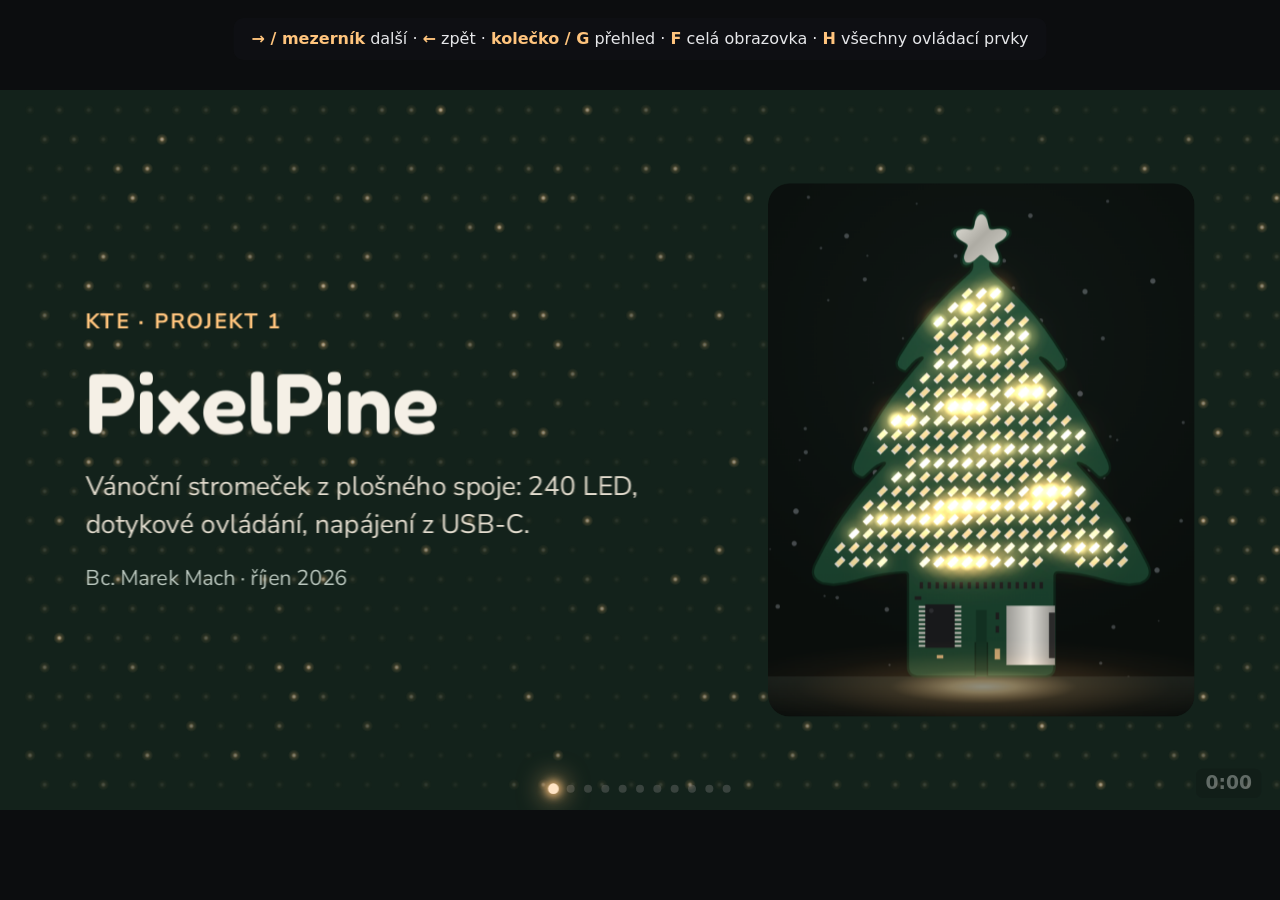
<file: demo/PixelPine-demo/deck.html>
<!doctype html>
<html lang="cs">
<head>
<meta charset="utf-8">
<meta name="viewport" content="width=device-width, initial-scale=1">
<title>PixelPine</title>
<!-- Source of the animated presentation. Build the single-file version with:
     python ../../build.py deck.html -o PixelPine.html -->
<link rel="stylesheet" href="https://fonts.googleapis.com/css2?family=Fredoka:wght@400..700&family=Nunito+Sans:wght@400;600;700&display=swap">
<link rel="stylesheet" href="../../engine.css">
<script src="../../themes/pixelpine/theme.js" defer></script>
<script src="../../engine.js" defer></script>
<style>
  .se-slide { font-family: 'Nunito Sans', Arial, sans-serif; }
  .se-slide :where(th, td) { border-bottom-color: rgba(22, 39, 31, .14); }
</style>
</head>
<body data-accent="#ffc47d" data-led-bg="#0b130f" data-lang="cs" data-dots="led-dots">

<section id="cover" data-ambient="leds" style="display:flex; flex-direction:row; gap:96px; align-items:center; padding:128px; background:#13221b">
  <div style="display:flex; flex-direction:column; gap:32px; flex:1">
    <p style="font-family:'Nunito Sans', Arial, sans-serif; font-size:32px; font-weight:700; letter-spacing:3px; text-transform:uppercase; color:#ffc47d">KTE · Projekt 1</p>
    <h1 style="font-family:Fredoka, Arial, sans-serif; font-size:128px; font-weight:600; line-height:1.05; color:#f5f0e6">PixelPine</h1>
    <p style="font-family:'Nunito Sans', Arial, sans-serif; font-size:40px; line-height:1.4; color:#e4ddcf">Vánoční stromeček z plošného spoje: 240 LED, dotykové ovládání, napájení z USB-C.</p>
    <p style="font-family:'Nunito Sans', Arial, sans-serif; font-size:32px; color:#b9c6bd">Bc. Marek Mach · říjen 2026</p>
  </div>
  <img data-fx="power" src="media/garland.png" alt="Světelný efekt Spirálová girlanda" data-video="videa/01-titulni-spiralova-girlanda.mp4" style="width:640px; height:800px; border-radius:32px">
  <aside>PixelPine je dekorativní vánoční stromeček vyrobený z plošného spoje. Rozměry 50 × 70 mm, 240 teple bílých LED, napájení z USB-C, deska stojí na stojánku, který je rovněž z plošného spoje. Video ukazuje jeden z 15 světelných efektů. Všechna videa v prezentaci pocházejí ze simulátoru, který používá skutečné pozice LED z návrhu desky. Obsah: funkce, deska a schéma, kusovník, napájení, náklady na výrobu a prodejní ceny.</aside>
</section>

<section id="product" data-enter="led-radial" data-focus="1472,230" style="background:#F5F0E6;color:#16271F;font-family:'Nunito Sans', Arial, sans-serif;padding:128px;display:flex;flex-direction:column;gap:48px">
<h2 style="font-family:'Fredoka', Arial, sans-serif;font-size:64px;font-weight:600;line-height:1.15">Funkce</h2>
<div style="display:flex;flex-direction:row;gap:40px;align-items:start">
<div style="display:flex;flex-direction:column;gap:16px">
<img data-fx="tilt" src="media/aurora.png" data-video="videa/02-funkce-polarni-zare.mp4" alt="Efekt Polární záře" style="width:380px;height:475px;object-fit:cover;border-radius:24px">
<p style="font-size:32px;font-weight:700;text-align:center">Efekt: polární záře</p>
</div>
<div style="display:flex;flex-direction:column;gap:16px">
<img data-fx="tilt" src="media/heartbeat.png" data-video="videa/02-funkce-tlukot-srdce.mp4" alt="Efekt Tlukot srdce" style="width:380px;height:475px;object-fit:cover;border-radius:24px">
<p style="font-size:32px;font-weight:700;text-align:center">Efekt: tlukot srdce</p>
</div>
<div style="display:flex;flex-direction:column;gap:16px">
<img data-fx="tilt" src="media/excited.png" data-video="videa/02-funkce-animovany-vyraz.mp4" alt="Animovaný výraz" style="width:380px;height:475px;object-fit:cover;border-radius:24px">
<p style="font-size:32px;font-weight:700;text-align:center">Animovaný výraz</p>
</div>
<div style="flex:1;display:flex;flex-direction:column;gap:32px;padding:16px 0 0 16px">
<p style="font-size:40px;line-height:1.3"><b>15</b> světelných efektů</p>
<p style="font-size:40px;line-height:1.3"><b>16</b> výrazů</p>
<p style="font-size:40px;line-height:1.3">Kapacitní dotyk: 6 gest</p>
</div>
</div>
<aside>Zařízení přehrává 15 světelných efektů a 16 animovaných výrazů. Řídicí logika je mezi nimi přepíná podle vnitřního stavu a podle interakce uživatele.

Ovládání je kapacitní: hvězda na špičce je elektroda na obou stranách desky, propojená prokovem. Firmware rozlišuje šest gest: přiblížení, dotyk, delší dotyk, silnější stisk, stisk z obou stran a rychlé opakované dotyky. Senzor nepotřebuje žádnou součástku navíc. LED zároveň slouží jako snímač okolního světla.</aside>
</section>

<section id="personality" data-enter="cube-y" style="background:#F5F0E6;color:#16271F;font-family:'Nunito Sans', Arial, sans-serif;padding:128px;display:flex;flex-direction:column;gap:48px">
<h2 style="font-family:'Fredoka', Arial, sans-serif;font-size:64px;font-weight:600;line-height:1.15">Povaha: emoce a stavový automat</h2>
<div style="display:flex;flex-direction:row;gap:40px;align-items:start">
<div style="display:flex;flex-direction:column;gap:16px">
<img data-fx="tilt" src="media/sleepy.png" data-video="videa/03-povaha-spanek.mp4" alt="Stav spánek" style="width:380px;height:475px;object-fit:cover;border-radius:24px">
<p style="font-size:32px;font-weight:700;text-align:center">Stav: spánek</p>
</div>
<div style="display:flex;flex-direction:column;gap:16px">
<img data-fx="tilt" src="media/giggle.png" data-video="videa/03-povaha-lechtani.mp4" alt="Reakce na lechtání" style="width:380px;height:475px;object-fit:cover;border-radius:24px">
<p style="font-size:32px;font-weight:700;text-align:center">Reakce: lechtání</p>
</div>
<div style="flex:1;display:flex;flex-direction:column;gap:32px;padding:16px 0 0 16px">
<p style="font-size:40px;line-height:1.3"><b>6 emocí:</b> energie, soustředění, nálada, podráždění, nadšení, vztah</p>
<p style="font-size:40px;line-height:1.3"><b>Stavy:</b> probuzení, práce, snění, dřímání, spánek, nevrlost</p>
<p style="font-size:40px;line-height:1.3"><b>Vztah</b> k uživateli se ukládá do flash a zůstane i po vypnutí</p>
</div>
</div>
<aside>Chování řídí šest vnitřních proměnných v rozsahu 0 až 1: energie, soustředění, nálada, podráždění, nadšení a vztah k uživateli. Mění se časem a podle dotyků: práce snižuje energii a soustředění, spánek energii doplňuje, hlazení zlepšuje náladu, příliš mnoho dotyků zvyšuje podráždění.

Nad nimi běží stavový automat. Po zapnutí následuje probuzení, pak práce, kdy se přehrávají světelné efekty. Když klesne soustředění pod 25 %, přejde do snění, kdy ukazuje jen výrazy. Při energii pod 12 % dřímá a usne. Při vysokém podráždění se přepne do stavu nevrlost a ignoruje ťukání. Na gesta reaguje krátkými výrazy, třeba na lechtání vpravo.

Proměnná vztah se ukládá do flash paměti, takže zůstane zachována i po odpojení napájení. Celá logika je součástí ověřovacího překladu firmwaru.</aside>
</section>

<section id="board" data-enter="iris" style="background:#F5F0E6;color:#16271F;font-family:'Nunito Sans', Arial, sans-serif;padding:128px;display:flex;flex-direction:row;align-items:center;gap:80px">
<img data-fx="spin3d" src="media/pcb_top.png" alt="3D render přední strany desky PixelPine se stojánkem" style="width:723px;height:824px;object-fit:contain;border-radius:24px">
<div style="flex:1;display:flex;flex-direction:column;gap:40px">
<h2 style="font-family:'Fredoka', Arial, sans-serif;font-size:64px;font-weight:600;line-height:1.15">Deska plošného spoje</h2>
<div style="display:flex;flex-direction:column;gap:8px">
<p style="font-family:'Fredoka', Arial, sans-serif;font-size:64px;font-weight:600;line-height:1.1;color:#2E6B4E">240 LED</p>
<p style="font-size:40px;line-height:1.4;color:#3F5047">0603, teple bílé, rozteč 2,12 mm</p>
</div>
<div style="display:flex;flex-direction:column;gap:8px">
<p style="font-family:'Fredoka', Arial, sans-serif;font-size:64px;font-weight:600;line-height:1.1;color:#2E6B4E">16 vývodů</p>
<p style="font-size:40px;line-height:1.4;color:#3F5047">charlieplexing přímo z MCU, bez budiče</p>
</div>
<div style="display:flex;flex-direction:column;gap:8px">
<p style="font-family:'Fredoka', Arial, sans-serif;font-size:64px;font-weight:600;line-height:1.1;color:#2E6B4E">50,5 × 70 mm</p>
<p style="font-size:40px;line-height:1.4;color:#3F5047">FR-4 1,6 mm, 2 vrstvy, osazení z jedné strany</p>
</div>
</div>
<aside>Deska má 240 LED velikosti 0603 v mřížce s roztečí 2,12 mm, natočených o 45°.

LED řídí přímo mikrokontrolér Puya PY32F003 metodou charlieplexing: 16 vývodů dává 16 × 15 = 240 kombinací anoda–katoda, tedy přesně 240 LED. Žádný budič LED není potřeba.

Deska je dvouvrstvá, FR-4 o tloušťce 1,6 mm, standardní technologie JLCPCB. Všech 263 součástek je na jedné straně, takže osazení proběhne v jednom průchodu.</aside>
</section>

<section id="schematic" data-enter="blinds" style="background:#F5F0E6;color:#16271F;font-family:'Nunito Sans', Arial, sans-serif;padding:128px;display:flex;flex-direction:column;gap:32px">
<h2 style="font-family:'Fredoka', Arial, sans-serif;font-size:64px;font-weight:600;line-height:1.15">Schéma: MCU a napájení</h2>
<img data-fx="scan" src="media/sch_mcu_power.png" alt="Schéma zapojení: mikrokontrolér PY32F003 s 16 rezistory a napájení z USB-C" style="width:1664px;height:690px;object-fit:contain;border-radius:16px;border:2px solid #E2D9C6">
<aside>Schéma má dva hlavní bloky.

Vlevo mikrokontrolér PY32F003F18P6 v pouzdře TSSOP-20. Šestnáct vývodů jde přes rezistory 100 Ω na vodiče L0 až L15 matice LED; rezistory omezují proud společného pinu pod 20 mA. Vývod PA7 je analogový vstup dotykové hvězdy, chráněný rezistorem 1 kΩ proti ESD. Programovací piny SWD jsou zároveň dva z vodičů matice, programuje se přes plošky na zadní straně.

Vpravo napájení: USB-C konektor jen pro napájení, dva rezistory 5,1 kΩ na CC pinech, aby nabíječka dodala 5 V, a kondenzátor 10 µF. Pojistka, ochrana a stabilizátor záměrně chybí, MCU pracuje přímo z 5 V.

Samotná matice 240 LED je na dalším bloku schématu: 16 řádků po 15 diodách.</aside>
</section>

<section id="bom" data-enter="dissolve" style="background:#F5F0E6;color:#16271F;font-family:'Nunito Sans', Arial, sans-serif;padding:128px;display:flex;flex-direction:column;gap:32px">
<h2 style="font-family:'Fredoka', Arial, sans-serif;font-size:64px;font-weight:600;line-height:1.15">Kusovník (BOM)</h2>
<table style="font-size:32px;color:#16271F;padding:10px 20px">
<tr><th style="width:20%;text-align:left">Označení</th><th style="width:52%;text-align:left">Součástka</th><th style="width:10%;text-align:right">Ks</th><th style="width:18%;text-align:right">Cena / deska</th></tr>
<tr><td>D1–D240</td><td>LED 0603 teple bílá, XL-1608WWC-06</td><td style="text-align:right">240</td><td style="text-align:right">1,36 $</td></tr>
<tr><td>U1</td><td>MCU PY32F003F18P6, TSSOP-20</td><td style="text-align:right">1</td><td style="text-align:right">0,148 $</td></tr>
<tr><td>J1</td><td>USB-C 6pin, jen napájení</td><td style="text-align:right">1</td><td style="text-align:right">0,023 $</td></tr>
<tr><td>C1</td><td>10 µF 10 V X5R 0603</td><td style="text-align:right">1</td><td style="text-align:right">0,022 $</td></tr>
<tr><td>R1–R16</td><td>100 Ω 0402, vodiče matice</td><td style="text-align:right">16</td><td style="text-align:right">0,013 $</td></tr>
<tr><td>C2, R17–R19</td><td>100 nF, 2× 5,1 kΩ, 1 kΩ (0402)</td><td style="text-align:right">4</td><td style="text-align:right">0,008 $</td></tr>
<tr style="background:#E3EFE7"><td><b>Celkem</b></td><td><b>8 položek, vše skladem LCSC</b></td><td style="text-align:right"><b>263</b></td><td style="text-align:right"><b>1,57 $</b></td></tr>
</table>
<p style="font-size:32px;color:#4A5A50">Ceny LCSC při sérii 1 000 ks. LED tvoří 86 % ceny součástek.</p>
<aside>Kusovník má osm položek a 263 součástek, všechny jsou skladem u LCSC a JLCPCB je umí osadit.

Ceny jsou za sérii tisíc kusů. Součástky na jednu desku vycházejí na 1,57 dolaru, z toho 1,36 dolaru jsou LED. Procesor stojí necelých 15 centů, zbytek jsou pasivní součástky za zlomky centu.

Dotyková hvězda a programovací plošky jsou jen měď na desce, nic nestojí.</aside>
</section>

<section id="routing" data-enter="led-rain" style="background:#F5F0E6;color:#16271F;font-family:'Nunito Sans', Arial, sans-serif;padding:128px;display:flex;flex-direction:row;align-items:center;gap:64px">
<img data-fx="radial" src="media/islands_crown.png" alt="Měděné ostrůvky LED plošek: barva značí jeden ze 16 vodičů matice, spojené plošky tvoří jeden ostrůvek" style="width:742px;height:824px;object-fit:contain">
<div style="flex:1;display:flex;flex-direction:column;gap:32px">
<h2 style="font-family:'Fredoka', Arial, sans-serif;font-size:64px;font-weight:600;line-height:1.15">Optimalizace zapojení LED</h2>
<div style="display:flex;flex-direction:column;gap:8px">
<p style="font-family:'Fredoka', Arial, sans-serif;font-size:64px;font-weight:600;line-height:1.1;color:#2E6B4E">480 → 141</p>
<p style="font-size:40px;line-height:1.4;color:#3F5047">plošek → měděných ostrůvků</p>
</div>
<ol style="font-size:32px;line-height:1.4;color:#16271F">
<li>Pozice LED jsou pevné, mění se jen to, který pár vývodů (anoda, katoda) sedí na které pozici.</li>
<li>Python skript hledá nejlepší přiřazení simulovaným žíháním (výpočetní jádro v C, 4 běhy po 20 mil. kroků).</li>
<li>Cíl: co nejméně ostrůvků. Sousední plošky stejného vodiče se spojí krátkým můstkem mědi.</li>
</ol>
<p style="font-size:32px;line-height:1.4;color:#3F5047">Výsledek: autorouter propojí desku za 2 min na 2 vrstvách. Předtím po 87 min zůstalo 76 nespojených cest.</p>
</div>
<aside>Obrázek ukazuje, jak jsou LED plošky propojené. Každá barva je jeden ze 16 vodičů matice, L0 až L15. Plošky spojené čárou tvoří jeden měděný ostrůvek.

Problém: LED jsou tak nahusto, že při běžném rozložení byla každá ze 480 plošek samostatná a autorouter po 87 minutách pořád nespojil 76 cest.

Pozice LED jsou dané, ale přiřazení dvojice vývodů k pozici je volné. Proto jsem napsal Python skript, který toto přiřazení optimalizuje metodou simulovaného žíhání; náročná část výpočtu běží v C, aby byla rychlá. Skript počítá ostrůvky, náhodně prohazuje páry LED a ponechává změny, které počet ostrůvků snižují, ze začátku občas i horší, aby neuvízl v lokálním minimu. Běží čtyřikrát paralelně po 20 milionech kroků, asi 10 až 20 minut, a vybere nejlepší výsledek.

Ze 480 plošek je 141 ostrůvků. Deska se propojí za dvě minuty a stačí dvě vrstvy místo čtyř. Výsledek je uložený v jednom souboru, ze kterého se generuje schéma, deska, simulátor i tabulky firmwaru.</aside>
</section>

<section id="power" data-enter="zoom" style="background:#F5F0E6;color:#16271F;font-family:'Nunito Sans', Arial, sans-serif;padding:128px;display:flex;flex-direction:column;gap:48px">
<h2 style="font-family:'Fredoka', Arial, sans-serif;font-size:64px;font-weight:600;line-height:1.15">Spotřeba a firmware</h2>
<div style="flex:1;display:grid;grid-template-columns:1fr 1fr;gap:32px">
<div style="display:flex;flex-direction:column;gap:12px;background:#FFFCF6;border:2px solid #E2D9C6;border-radius:24px;padding:40px 48px">
<p style="font-family:'Fredoka', Arial, sans-serif;font-size:64px;font-weight:600;line-height:1.1;color:#2E6B4E">7 mA</p>
<p style="font-size:40px;line-height:1.4;color:#3F5047">průměrný odběr z USB-C, méně než 0,1 W</p>
</div>
<div style="display:flex;flex-direction:column;gap:12px;background:#FFFCF6;border:2px solid #E2D9C6;border-radius:24px;padding:40px 48px">
<p style="font-family:'Fredoka', Arial, sans-serif;font-size:64px;font-weight:600;line-height:1.1;color:#2E6B4E">122 Hz</p>
<p style="font-size:40px;line-height:1.4;color:#3F5047">obnovovací frekvence, oko neuvidí blikání</p>
</div>
<div style="display:flex;flex-direction:column;gap:12px;background:#FFFCF6;border:2px solid #E2D9C6;border-radius:24px;padding:40px 48px">
<p style="font-family:'Fredoka', Arial, sans-serif;font-size:64px;font-weight:600;line-height:1.1;color:#2E6B4E">27 % paměti</p>
<p style="font-size:40px;line-height:1.4;color:#3F5047">celý firmware má 17 KB z 64 KB</p>
</div>
<div style="display:flex;flex-direction:column;gap:12px;background:#FFFCF6;border:2px solid #E2D9C6;border-radius:24px;padding:40px 48px">
<p style="font-family:'Fredoka', Arial, sans-serif;font-size:64px;font-weight:600;line-height:1.1;color:#2E6B4E">16 mA</p>
<p style="font-size:40px;line-height:1.4;color:#3F5047">nejvíc na jeden pin, limit čipu je 20 mA</p>
</div>
</div>
<aside>Stromeček je velmi úsporný: v průměru bere z USB-C asi 7 miliampérů, tedy méně než desetinu wattu. Díky tomu ho utáhne jakákoli nabíječka nebo port v počítači.

LED se rozsvěcují postupně po skupinách, ale celé pole se překreslí 122krát za sekundu, takže oko žádné blikání nevidí.

Firmware byl zkušebně přeložen celý, se všemi efekty, výrazy a řídicí logikou: zabere 17 kilobajtů z 64, takže zbývá místo na aktualizace. A obvod je navržený tak, aby žádný pin procesoru nepřekročil 16 miliampérů, i když je limit 20.</aside>
</section>

<section id="cost" data-enter="cube-x" style="background:#F5F0E6;color:#16271F;font-family:'Nunito Sans', Arial, sans-serif;padding:128px;display:flex;flex-direction:column;gap:48px">
<h2 style="font-family:'Fredoka', Arial, sans-serif;font-size:64px;font-weight:600;line-height:1.15">Kolik stojí výroba jednoho stromečku</h2>
<table style="font-size:40px;color:#16271F;padding:16px 24px">
<tr><th style="width:40%;text-align:left">Série</th><th style="width:20%;text-align:right">100 ks</th><th style="width:20%;text-align:right">1 000 ks</th><th style="width:20%;text-align:right">10 000 ks</th></tr>
<tr><td>Výroba a doprava do ČR</td><td style="text-align:right">3,83 €</td><td style="text-align:right">3,20 €</td><td style="text-align:right">1,98 €</td></tr>
<tr><td>Podíl na certifikaci CE</td><td style="text-align:right">27,00 €</td><td style="text-align:right">2,70 €</td><td style="text-align:right">0,27 €</td></tr>
<tr style="background:#E3EFE7"><td><b>Celkem za kus</b></td><td style="text-align:right"><b>30,83 €</b></td><td style="text-align:right"><b>5,90 €</b></td><td style="text-align:right"><b>2,25 €</b></td></tr>
</table>
<p style="font-size:40px;line-height:1.4;color:#3F5047">Certifikace stojí jednou 2 700 €. Nejdražší díl jsou LED: 86 % ceny součástek.</p>
<aside>Teď peníze. Spočítal jsem tři velikosti série. Výroba včetně součástek, desky, osazení v JLCPCB, balení a dopravy do Česka vychází na 3,83 eura při 100 kusech, 3,20 při tisíci a necelá 2 eura při deseti tisících.

K tomu se musí přičíst certifikace pro prodej v EU: hlavně test elektromagnetické kompatibility, celkem asi 2 700 eur jednorázově. U sto kusů je to 27 eur na kus, takže stovka je jen pilotní série. Při tisíci kusech vychází stromeček celkem na 5,90 eura, při deseti tisících na 2,25.

Nejdražší položkou jsou LED, tvoří 86 procent ceny součástek. Samotný procesor stojí 12 centů.</aside>
</section>

<section id="market" data-enter="vortex" style="background:#FFC47D;color:#16271F;font-family:'Nunito Sans', Arial, sans-serif;padding:128px;display:flex;flex-direction:column;gap:48px">
<h2 style="font-family:'Fredoka', Arial, sans-serif;font-size:64px;font-weight:600;line-height:1.15">Prodejní ceny</h2>
<div style="display:flex;flex-direction:row;gap:32px;align-items:stretch">
<div style="flex:1;display:flex;flex-direction:column;gap:12px;background:#FFF6E8;border-radius:24px;padding:40px 48px">
<p style="font-size:32px;font-weight:700;letter-spacing:2px;text-transform:uppercase;color:#7A4A12">Maloobchod</p>
<p style="font-family:'Fredoka', Arial, sans-serif;font-size:64px;font-weight:600;line-height:1.1">12,90 €</p>
<p style="font-size:40px;line-height:1.4;color:#3F5047">marže 3,08 € / ks</p>
</div>
<div style="flex:1;display:flex;flex-direction:column;gap:12px;background:#FFF6E8;border-radius:24px;padding:40px 48px">
<p style="font-size:32px;font-weight:700;letter-spacing:2px;text-transform:uppercase;color:#7A4A12">Vlastní e-shop</p>
<p style="font-family:'Fredoka', Arial, sans-serif;font-size:64px;font-weight:600;line-height:1.1">14,90 €</p>
<p style="font-size:40px;line-height:1.4;color:#3F5047">marže 7,99 € / ks</p>
</div>
<div style="flex:1;display:flex;flex-direction:column;gap:12px;background:#FFF6E8;border-radius:24px;padding:40px 48px">
<p style="font-size:32px;font-weight:700;letter-spacing:2px;text-transform:uppercase;color:#7A4A12">B2B s logem</p>
<p style="font-family:'Fredoka', Arial, sans-serif;font-size:64px;font-weight:600;line-height:1.1">6,90 €</p>
<p style="font-size:40px;line-height:1.4;color:#3F5047">bez DPH, marže 4,65 € / ks</p>
</div>
</div>
<p style="font-size:32px;color:#4A3A22">Marže při sérii 10 000 ks. Maloobchodní ceny včetně 21 % DPH.</p>
<p style="font-size:40px;line-height:1.4">Stavebnice z AliExpressu stojí 2–4 $. PixelPine cílí na hotové dárkové produkty v pásmu 10–15 €.</p>
<aside>Navržené ceny pro tři prodejní kanály. Maloobchod 12,90 eura s DPH, vlastní e-shop 14,90 eura, firemní zakázky s vlastním logem na desce 6,90 eura bez DPH, od 500 kusů. Logo v potisku desky nic navíc nestojí.

Marže na slajdu platí pro sérii 10 000 kusů, kde jsou ziskové všechny kanály. Při 1 000 kusech je maloobchod ztrátový, protože obchodník si bere zhruba polovinu ceny a certifikace se rozpočítá na málo kusů; první série by se proto prodávala přes vlastní e-shop a B2B.

Cenou nelze konkurovat stavebnicím z AliExpressu za 2 až 4 dolary. Produkt cílí na segment hotových dárků v pásmu 10 až 15 eur.</aside>
</section>

<section id="end" data-enter="led-spiral" data-ambient="leds" style="background:#13221B;color:#F5F0E6;font-family:'Nunito Sans', Arial, sans-serif;padding:128px;display:flex;flex-direction:row;align-items:center;gap:96px">
<div style="flex:1;display:flex;flex-direction:column;gap:40px">
<h2 style="font-family:'Fredoka', Arial, sans-serif;font-size:96px;font-weight:600;line-height:1.1">Děkuji za pozornost</h2>
<p style="font-size:40px;line-height:1.4;color:#E4DDCF">Simulátor efektů:</p>
<p style="font-size:40px;font-weight:700;color:#FFC47D"><a href="https://machmar.github.io/pixelpine/">machmar.github.io/pixelpine</a></p>
<p style="font-size:32px;line-height:1.4;color:#B9C6BD">Výrobní podklady pro JLCPCB jsou připravené.</p>
</div>
<img data-fx="power" src="media/fireworks.png" data-video="videa/11-zaver-ohnostroj.mp4" alt="Efekt Ohňostroj" style="width:640px;height:800px;object-fit:cover;border-radius:32px">
<aside>Stav projektu: schéma, deska propojená na dvou vrstvách bez chyb DRC, kusovník a podklady pro objednávku v JLCPCB jsou hotové, stejně jako dokumentace pro označení CE. Firmware existuje zatím jako ověřovací překlad; finální ladění proběhne na skutečných deskách.

Simulátor efektů je dostupný na machmar.github.io/pixelpine.

Děkuji za pozornost, prostor pro dotazy.</aside>
</section>

</body>
</html>
</file>
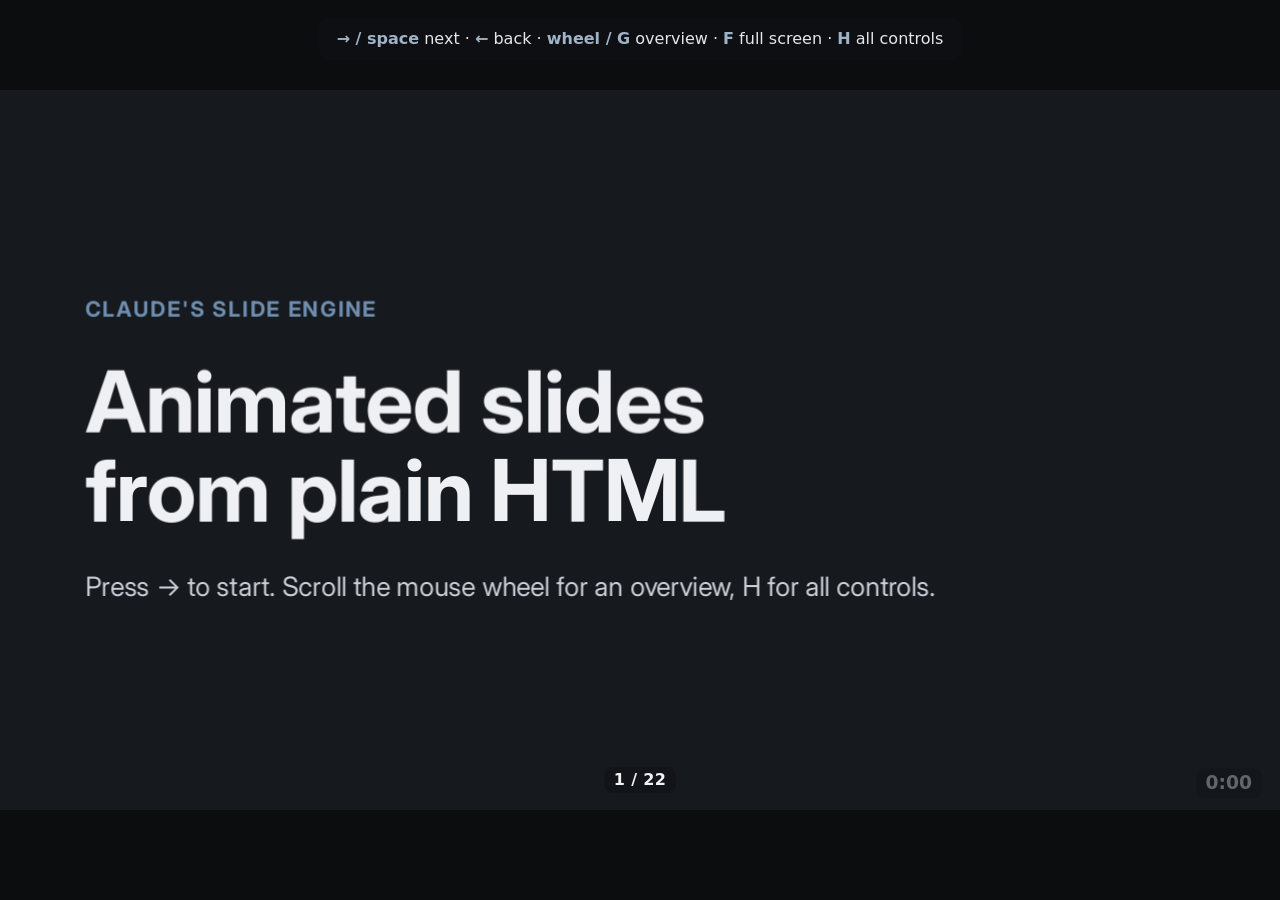
<file: demo/showcase/deck.html>
<!doctype html>
<html lang="en">
<head>
<meta charset="utf-8">
<meta name="viewport" content="width=device-width, initial-scale=1">
<title>Claude's Slide Engine: showcase</title>
<!-- Showcase of the engine. Order: every info slide first, using only the neutral core; then one section per theme,
     in the order the themes were added (each section starts with a divider slide naming the theme). A new theme
     appends its own section at the end; its slides set the theme's look by a class, its progress style by data-dots
     and its colour by data-accent.
     Single-file build: python ../../build.py deck.html -o showcase.html -->
<link rel="stylesheet" href="https://fonts.googleapis.com/css2?family=Inter:wght@400;600;700&family=Fredoka:wght@400..700&family=Nunito+Sans:wght@400;600;700&display=swap">
<link rel="stylesheet" href="../../engine.css">
<script src="../../themes/pixelpine/theme.js" defer></script>
<script src="../../themes/train/theme.js" defer></script>
<script src="../../engine.js" defer></script>
<style>
  /* neutral core look (info slides) */
  section { font-family: Inter, Arial, sans-serif; padding: 128px; gap: 48px; background: #f4f5f7; color: #1d2229; }
  section.dark { background: #16191e; color: #eef0f3; }
  section.accent { background: #dfe7f0; }
  h1, h2 { font-weight: 700; letter-spacing: -.01em; }
  h1 { font-size: 128px; line-height: 1.05; }
  h2 { font-size: 64px; line-height: 1.15; }
  p, li { font-size: 40px; line-height: 1.4; }
  .label { font-size: 32px; line-height: 1.35; color: #5a6470; }
  .dark .label { color: #a9b2bd; }
  .kicker { font-size: 32px; font-weight: 700; letter-spacing: 3px; text-transform: uppercase; color: #6f8fb0; }
  .big { font-size: 64px; font-weight: 700; color: #2f5d8a; }
  .card { flex: 1; display: flex; flex-direction: column; gap: 12px; background: #ffffff; border: 2px solid #dde1e6; border-radius: 24px; padding: 40px 48px; }
  .row { display: flex; gap: 32px; }
  pre { font: 28px/1.45 Consolas, 'Courier New', monospace; background: #16191e; color: #e6e7ea; padding: 32px 40px; border-radius: 20px; margin: 0; }
  pre b { color: #9fb3c8; font-weight: 400; }
  .tile { flex: 1; height: 360px; border-radius: 24px; display: flex; align-items: flex-end; padding: 28px; box-sizing: border-box;
    font: 700 40px Inter, Arial, sans-serif; color: #fff; }
  .chips { display: grid; grid-template-columns: repeat(4, 1fr); gap: 24px; }
  .chip { background: #ffffff; border: 2px solid #dde1e6; border-radius: 16px; padding: 20px 28px; font: 600 32px Inter, Arial, sans-serif; color: #2f5d8a; }
  table { font-size: 32px; }
  th { color: #2f5d8a; }
  kbd { font: 700 30px Consolas, monospace; background: #ffffff; border: 2px solid #c3c9d1; border-bottom-width: 5px; border-radius: 10px; padding: 2px 12px; }

  /* theme sections: each theme's slides get that theme's own look */
  section.pp { font-family: 'Nunito Sans', Arial, sans-serif; background: #f5f0e6; color: #16271f; }
  section.pp.dark { background: #13221b; color: #f5f0e6; }
  section.pp h1, section.pp h2 { font-family: Fredoka, Arial, sans-serif; font-weight: 600; letter-spacing: 0; }
  section.pp .kicker { color: #ffc47d; }
  section.pp .label { color: #3f5047; }
  section.pp.dark .label { color: #cfc7b6; }
  section.tr { font-family: 'Nunito Sans', Arial, sans-serif; background: #f5f0e6; color: #16271f; }
  section.tr.dark { background: #13221b; color: #f5f0e6; }
  section.tr h1, section.tr h2 { font-family: Fredoka, Arial, sans-serif; font-weight: 600; letter-spacing: 0; }
  section.tr .kicker { color: #ff8a5c; }
  section.tr .label { color: #3f5047; }
  section.tr.dark .label { color: #cfc7b6; }
  section.tr .big { font-family: Fredoka, Arial, sans-serif; font-weight: 600; color: #b23a22; }
  section.tr .card { background: #fffcf6; border-color: #e2d9c6; }
</style>
</head>
<body data-accent="#9fb3c8" data-lang="en">

<!-- ================= info slides: neutral core only ================= -->

<section class="dark" style="justify-content:center">
  <p class="kicker">Claude's Slide Engine</p>
  <h1>Animated slides<br>from plain HTML</h1>
  <p style="color:#c9ced5">Press → to start. Scroll the mouse wheel for an overview, H for all controls.</p>
  <aside>These are speaker notes. Every slide can have them: put the text in an aside element and press N while presenting. The first part of this deck uses only the neutral core; the themes follow at the end, one section each.</aside>
</section>

<section data-enter="cube-y" style="flex-direction:row;align-items:center;gap:80px">
  <div style="display:flex;flex-direction:column;gap:40px;flex:1">
    <h2>A deck is a list of sections</h2>
    <ul>
      <li>Normal HTML and CSS, one section per slide</li>
      <li>Two files to link, no install</li>
      <li>Everything else is automatic</li>
    </ul>
    <p class="label">Came in with cube-y.</p>
  </div>
  <pre>&lt;section <b>data-enter="cube-y"</b>&gt;
  &lt;h2&gt;Second slide&lt;/h2&gt;
  &lt;p&gt;240 LED&lt;/p&gt;
  &lt;img src="photo.png"&gt;
  &lt;aside&gt;Notes&lt;/aside&gt;
&lt;/section&gt;</pre>
  <aside>The source of a deck is just sections. The engine moves them onto a 1920 by 1080 stage, scales it to the screen and adds the animations.</aside>
</section>

<section data-enter="dissolve">
  <h2>Numbers count up by themselves</h2>
  <div class="row">
    <div class="card"><p class="big">240 LED</p><p class="label">Big numbers count from zero</p></div>
    <div class="card"><p class="big">12,90 €</p><p class="label">Decimal commas and spaces work</p></div>
    <div class="card"><p class="big">480 → 141</p><p class="label">An arrow counts up, then down</p></div>
  </div>
  <p class="label">Headings build letter by letter, boxes flip in like cards. Came in with dissolve.</p>
  <aside>Nothing on this slide has an animation attribute. Headings, paragraphs, cards and numbers are recognised automatically.</aside>
</section>

<section data-enter="iris" style="flex-direction:row;align-items:center;gap:80px">
  <svg data-fx="spin3d" width="560" height="600" viewBox="0 0 560 600" aria-label="A box"><polygon points="280,60 500,180 280,300 60,180" fill="#9fb3c8"/><polygon points="60,180 280,300 280,560 60,440" fill="#4f6f8f"/><polygon points="500,180 280,300 280,560 500,440" fill="#2f4a66"/></svg>
  <div style="display:flex;flex-direction:column;gap:32px;flex:1">
    <h2>Pick an effect per element</h2>
    <p>This box uses <b>data-fx="spin3d"</b>.</p>
    <p class="label">The iris opened from the first picture on the slide.</p>
  </div>
  <aside>The automatic choice can be overridden on any element with data-fx. The iris transition starts at the slide's first picture, or at data-focus.</aside>
</section>

<section data-enter="blinds">
  <h2>Tables slide in row by row</h2>
  <table style="font-size:40px;padding:16px 24px">
    <tr><th>Batch</th><th style="text-align:right">100 pcs</th><th style="text-align:right">1 000 pcs</th><th style="text-align:right">10 000 pcs</th></tr>
    <tr><td>Parts and assembly</td><td style="text-align:right">3,83 €</td><td style="text-align:right">3,20 €</td><td style="text-align:right">1,98 €</td></tr>
    <tr><td>Certification share</td><td style="text-align:right">27,00 €</td><td style="text-align:right">2,70 €</td><td style="text-align:right">0,27 €</td></tr>
  </table>
  <p class="label">Right-aligned number cells count up. Came in with blinds.</p>
  <aside>Rows come in one at a time and every right-aligned number counts up.</aside>
</section>

<section data-enter="zoom">
  <h2>Effects for pictures and boxes</h2>
  <div class="row">
    <div class="tile" data-fx="power" style="background:linear-gradient(135deg,#2f5d8a,#16191e)">power</div>
    <div class="tile" data-fx="scan" style="background:linear-gradient(135deg,#3b7a78,#16191e)">scan</div>
    <div class="tile" data-fx="radial" style="background:linear-gradient(135deg,#6b5b95,#16191e)">radial</div>
    <div class="tile" data-fx="spin3d" style="background:linear-gradient(135deg,#9fb3c8,#5a6470)">spin3d</div>
  </div>
  <p class="label">Also: pop, flip, rise, letters, rows, list, tilt, fade, count. Came in with zoom.</p>
  <aside>power switches on like an old screen and suits videos, scan suits schematics and screenshots, radial spreads from the top, spin3d suits product renders.</aside>
</section>

<section data-enter="cube-x" style="flex-direction:row;align-items:center;gap:80px">
  <img src="../PixelPine-demo/media/aurora.png" data-video="../PixelPine-demo/videa/02-funkce-polarni-zare.mp4" data-fx="power" alt="Clip of the PixelPine aurora animation" style="width:520px;height:650px;border-radius:24px">
  <div style="display:flex;flex-direction:column;gap:32px;flex:1">
    <h2>Video clips</h2>
    <p>An image with <b>data-video</b> becomes a muted loop that plays only while its slide is shown.</p>
    <p class="label">Came in with cube-x.</p>
  </div>
  <aside>The picture is the poster frame, so the slide looks right even before the clip loads.</aside>
</section>

<section data-enter="vortex">
  <h2>Every slide picks its entrance</h2>
  <div class="chips">
    <div class="chip">cube-y</div><div class="chip">cube-x</div><div class="chip">iris</div><div class="chip">blinds</div>
    <div class="chip">dissolve</div><div class="chip">zoom</div><div class="chip">vortex</div><div class="chip">fade</div>
  </div>
  <p class="label">The neutral core's transitions: data-enter="name" on the section; going back plays it in reverse. Themes add more, shown at the end of this deck. Came in with vortex.</p>
  <aside>Slides without data-enter take the next transition from a cycle. Going back plays the leaving slide's transition in reverse.</aside>
</section>

<section data-enter="iris" style="flex-direction:row;align-items:center;gap:80px">
  <div style="display:flex;flex-direction:column;gap:40px;flex:1">
    <h2>Themes add more, and mix</h2>
    <ul>
      <li>The core is neutral, like this part</li>
      <li>A theme adds transitions, effects, backgrounds</li>
      <li>Link any number of themes in one deck</li>
    </ul>
    <p class="label">Each theme has a section at the end. All themes: themes/README.md. Came in with iris.</p>
  </div>
  <pre>&lt;script src="themes/pixelpine/theme.js" defer&gt;
&lt;script src="themes/train/theme.js" defer&gt;
&lt;script src="engine.js" defer&gt;

&lt;section <b>data-enter="led-rain"</b>&gt;
&lt;section <b>data-enter="cube-y"</b>&gt;</pre>
  <aside>Every name is unique across the core and all themes, so one deck can use the LED wipes of one theme and the cards of another. Themes are linked before the engine. New themes are welcome as pull requests.</aside>
</section>

<section class="accent" data-enter="cube-y">
  <h2>Controls</h2>
  <table style="font-size:32px;padding:12px 20px">
    <tr><th style="width:42%">Key or button</th><th>Does</th></tr>
    <tr><td><kbd>→</kbd> <kbd>Space</kbd> <kbd>PgDn</kbd>, click, side mouse forward</td><td>next slide</td></tr>
    <tr><td><kbd>←</kbd> <kbd>PgUp</kbd>, click left edge, side mouse back</td><td>previous slide</td></tr>
    <tr><td>scroll wheel, <kbd>G</kbd></td><td>overview: scroll to pick, → opens, ← returns</td></tr>
    <tr><td><kbd>F</kbd> · <kbd>N</kbd> · <kbd>T</kbd></td><td>full screen · speaker notes · timer</td></tr>
    <tr><td><kbd>M</kbd> · <kbd>H</kbd></td><td>simple transitions · all controls</td></tr>
  </table>
  <aside>Clickers that send PageUp and PageDown work. The mouse side buttons work whether the driver sends them as buttons, keys or browser history. Came in with cube-y.</aside>
</section>

<section data-enter="dissolve">
  <h2>Try it now</h2>
  <div class="row">
    <div class="card"><p class="big">Scroll</p><p class="label">The slide shrinks into a grid. Keep scrolling, then press →.</p></div>
    <div class="card"><p class="big">N</p><p class="label">Shows the speaker notes of this slide.</p></div>
    <div class="card"><p class="big">T</p><p class="label">The timer in the bottom right started with your first →.</p></div>
  </div>
  <p class="label">Came in with dissolve.</p>
  <aside>You found the notes. The timer counts from the first slide change, so the deck can be opened before the talk. Shift+T resets it.</aside>
</section>

<section data-enter="blinds">
  <h2>Made for Claude to write</h2>
  <ul>
    <li>You give Claude the material and the talk length</li>
    <li>Claude writes the slides, notes and a theme</li>
    <li>build.py packs everything into one HTML file</li>
  </ul>
  <p class="label">Came in with blinds.</p>
  <aside>The repository's CLAUDE.md tells Claude how to plan, write, check and build a deck, so you only review the result.</aside>
</section>

<section class="dark" data-enter="zoom" style="justify-content:center">
  <h1>One file, any PC</h1>
  <p style="color:#c9ced5">python build.py deck.html -o talk.html</p>
  <p class="label">Came in with zoom. Next: the themes, one section each.</p>
  <aside>The built file has the engine, the themes, the pictures and the clips inside, so it can go on a USB stick and open in any current browser. That is the end of the info part; the rest of the deck shows the themes.</aside>
</section>

<!-- ================= theme: pixelpine (the LED tree) ================= -->

<section data-dots="led-dots" data-accent="#ffc47d" class="pp dark" data-enter="led-radial" data-ambient="leds" style="justify-content:center">
  <p class="kicker">Theme: pixelpine</p>
  <h1>The LED tree</h1>
  <p style="color:#e4ddcf">LED-matrix wipes and a twinkling LED background, from the PixelPine Christmas tree talk.</p>
  <p class="label">Came in with led-radial, data-ambient="leds" behind it.</p>
  <aside>The pixelpine theme: four LED wipe transitions, the LED matrix background and glowing progress dots (data-dots="led-dots" on these slides; the info part uses the core counter). Its slides set data-accent to the tree's warm yellow, so the LEDs, the dots and every glow change colour with the section.</aside>
</section>

<section data-dots="led-dots" data-accent="#ffc47d" class="pp" data-enter="led-rain">
  <h2>led-rain</h2>
  <p>LEDs light up falling like rain, cover the screen, then switch off.</p>
  <p class="label">Came in with led-rain (pixelpine).</p>
  <aside>All four LED wipes fill the screen with data-led-bg before revealing the new slide.</aside>
</section>

<section data-dots="led-dots" data-accent="#ffc47d" class="pp" data-enter="led-spiral">
  <h2>led-spiral</h2>
  <p>The same LEDs, sweeping in a spiral from the centre.</p>
  <p class="label">Came in with led-spiral (pixelpine).</p>
  <aside>led-spiral sweeps around the centre of the screen.</aside>
</section>

<section data-dots="led-dots" data-accent="#ffc47d" class="pp" data-enter="led-diagonal">
  <h2>led-diagonal</h2>
  <p>And across the diagonal. A real talk with this theme: demo/PixelPine-demo.</p>
  <p class="label">Came in with led-diagonal (pixelpine).</p>
  <aside>led-radial, used on the theme's first slide, starts at data-focus or at the outgoing slide's first picture.</aside>
</section>

<!-- ================= theme: train ================= -->

<section data-dots="track" data-accent="#ff8a5c" class="tr dark" data-enter="train" data-ambient="trains" style="justify-content:center">
  <p class="kicker">Theme: train</p>
  <h1>Steam trains</h1>
  <p style="color:#e4ddcf">A toy steam train: slides leave as wagons, steam, a tunnel, level crossings, cards on wheels.</p>
  <p class="label">Came in with train: the old slide left as a wagon, this one arrived behind the loco. data-ambient="trains" behind it.</p>
  <aside>The train theme was made for the Nudgy talk about a toy locomotive. The loco and wagon colours come from data-train on the body: body, chassis and wheels.</aside>
</section>

<section data-dots="track" data-accent="#ff8a5c" class="tr" data-enter="steam">
  <h2 data-fx="tow">Cards on wheels</h2>
  <div class="row">
    <div class="card" data-fx="wagon"><p class="big" data-fx="puff">240 g</p><p class="label">Cards roll in on wheels: data-fx="wagon"</p></div>
    <div class="card" data-fx="wagon"><p class="big" data-fx="puff">0,11 $</p><p class="label">Numbers come out of steam: data-fx="puff"</p></div>
    <div class="card" data-fx="wagon"><p class="big" data-fx="puff">9,3 µA</p><p class="label">The heading is towed in: data-fx="tow"</p></div>
  </div>
  <p class="label">Came in with steam (train): a cloud rolls over the screen from below and clears upwards.</p>
  <aside>tow suits headings, wagon suits cards, puff suits the big number inside a card: it waits until its card has arrived, then counts up.</aside>
</section>

<section data-dots="track" data-accent="#ff8a5c" class="tr" data-enter="tunnel">
  <h2>Through a tunnel</h2>
  <p>The view rides into a tunnel mouth, past the lamps inside, and out through the exit onto the new slide.</p>
  <p class="label">Came in with tunnel (train).</p>
  <aside>The tunnel is drawn on the effect canvas, so it works over any slide.</aside>
</section>

<section data-dots="track" data-accent="#ff8a5c" class="tr" data-enter="barrier">
  <h2>Level crossing</h2>
  <p>Six barriers swing down with blinking lamps, the slide changes behind them, and they lift again.</p>
  <p class="label">Came in with barrier (train).</p>
  <aside>The barrier transition is the train theme's version of blinds.</aside>
</section>

<section data-dots="track" data-accent="#ff8a5c" class="tr" data-enter="track" style="flex-direction:row;align-items:center;gap:80px">
  <img data-fx="depart" data-chimney=".77,.12" src="../Nudgy-demo/media/loco_iso_cut.png" alt="The Nudgy toy locomotive" style="width:760px;height:auto">
  <div style="display:flex;flex-direction:column;gap:32px;flex:1">
    <h2>Slides as wagons</h2>
    <p>The view zooms out, the train moves on by one wagon, and zooms in again.</p>
    <p class="label">Came in with track (train). The loco uses data-fx="depart": it drives off and backs in every 14 s. Below: data-dots="track", the progress as a rail. A real talk with this theme: demo/Nudgy-demo.</p>
  </div>
  <aside>The last slide of the train section. depart is meant for the closing slide of a talk about a vehicle.</aside>
</section>

</body>
</html>
</file>
<file: engine.css>
/* slide-engine: animated HTML presentations. See README.md. */
html, body { margin: 0; height: 100%; overflow: hidden; }
body { background: #0c0d0f; cursor: default; }
body.se-idle { cursor: none; }
body > section { display: none; }                 /* raw slides, before the engine picks them up */

#se-stage { position: absolute; left: 0; top: 0; transform-origin: 0 0; perspective: 2600px; overflow: hidden; background: #0c0d0f; }
/* defaults a deck may override (zero specificity) ... */
:where(#se-stage .se-slide) { flex-direction: column; overflow: hidden; }
/* ... and what the engine needs (wins over a deck's own section rules) */
#se-stage .se-slide { position: absolute; left: 0; top: 0; margin: 0; box-sizing: border-box; display: none;
  backface-visibility: hidden; -webkit-backface-visibility: hidden; }
#se-stage .se-slide.se-on { display: flex; }
#se-stage .se-slide.se-on[data-display="grid"] { display: grid; }
:where(.se-slide > *:not(.se-ambient):not(.se-scanbar):not(.se-helper)) { position: relative; z-index: 1; }
:where(.se-slide) :where(h1, h2, h3, h4, p, ul, ol, figure, blockquote) { margin: 0; }
:where(.se-slide) :where(ol, ul) { padding-left: 1.3em; display: flex; flex-direction: column; gap: 12px; }
:where(.se-slide) a { color: inherit; }
:where(.se-slide) table { border-collapse: collapse; width: 100%; }
:where(.se-slide) :where(th, td) { padding: var(--cell-pad, .35em .6em); border-bottom: 2px solid rgba(128, 128, 128, .25); }
:where(.se-slide) th { font-weight: 700; text-align: left; }
:where(.se-slide) :where(img, video) { display: block; }

.se-ambient { position: absolute; inset: 0; z-index: 0; pointer-events: none; }
.se-w { display: inline-block; white-space: nowrap; }
.se-c { display: inline-block; transform-origin: 50% 80%; }
.se-scanbar { position: absolute; z-index: 3; width: 14px; pointer-events: none; border-radius: 7px;
  background: linear-gradient(#fff6, var(--se-accent-light), #fff6);
  box-shadow: 0 0 30px 12px var(--se-accent-a75), 0 0 90px 30px var(--se-accent-a35); }
.se-ring { position: absolute; z-index: 30; border-radius: 50%; pointer-events: none; box-sizing: border-box;
  border: 14px solid var(--se-accent-light); box-shadow: 0 0 60px 20px var(--se-accent-a75), inset 0 0 60px 20px var(--se-accent-a60); }
#se-fx { position: absolute; left: 0; top: 0; z-index: 40; pointer-events: none; }
/* progress indicator (data-dots): the dots are shown by every style except "counter" and "off" */
#se-dots { position: absolute; left: 50%; bottom: 26px; transform: translateX(-50%); display: flex; align-items: center; gap: 14px; z-index: 50; pointer-events: none; }
#se-dots i { width: 10px; height: 10px; border-radius: 50%; background: rgba(128, 128, 128, .35); transition: background .4s, transform .4s; }
#se-dots i.seen { background: rgba(128, 128, 128, .6); }
#se-dots i.cur { background: var(--se-accent); transform: scale(1.3); }
#se-dots .se-count { display: none; }
#se-dots[data-style="counter"] i { display: none; }
#se-dots[data-style="counter"] .se-count { display: block; font: 600 24px/1 system-ui, Arial, sans-serif; font-variant-numeric: tabular-nums;
  color: #f2f2f2; background: rgba(16, 17, 20, .45); padding: 7px 14px; border-radius: 10px; letter-spacing: .5px; }
#se-dots[data-style="off"] { display: none; }
/* elements the engine or a theme adds for an effect (never deck content) */
.se-helper { position: absolute; pointer-events: none; }
.se-helper > svg { display: block; }
#se-notes { position: fixed; left: 0; right: 0; bottom: 0; max-height: 34vh; overflow: auto; z-index: 100; display: none;
  background: rgba(16, 17, 20, .92); color: #e6e7ea; font: 20px/1.5 system-ui, Arial, sans-serif; padding: 18px 28px; white-space: pre-wrap;
  border-top: 2px solid var(--se-accent); }
#se-notes.show { display: block; }
#se-hint { position: fixed; left: 50%; top: 18px; transform: translateX(-50%); z-index: 100; background: rgba(16, 17, 20, .85); color: #e6e7ea;
  font: 16px/1.4 system-ui, Arial, sans-serif; padding: 10px 18px; border-radius: 10px; transition: opacity .8s; white-space: nowrap; }
#se-hint b { color: var(--se-accent); }

/* overview grid (scroll wheel / G) */
#se-ov { position: absolute; inset: 0; z-index: 60; display: none; }
#se-ov.show { display: block; }
.se-ov-bg { position: absolute; inset: 0; background: radial-gradient(ellipse at 50% 40%, #23262c, #0c0d0f 75%); }
.se-ov-grid { position: absolute; left: 0; top: 0; width: 100%; height: 100%; transition: transform .35s cubic-bezier(.16, 1, .3, 1); }
.se-th { position: absolute; overflow: hidden; border-radius: 14px; transform-origin: 0 0; cursor: pointer; background: #000;
  filter: brightness(.55) saturate(.8); box-shadow: 0 12px 34px rgba(0, 0, 0, .55); transition: filter .25s, box-shadow .25s; }
.se-th:hover { filter: brightness(.8) saturate(.9); }
.se-th.sel { filter: none; box-shadow: 0 0 0 6px var(--se-accent-light), 0 0 44px 14px var(--se-accent-a60), 0 12px 34px rgba(0, 0, 0, .55); }
.se-th > .se-slide { pointer-events: none; }
.se-num { position: absolute; left: 14px; top: 12px; z-index: 5; font: 700 28px/1 system-ui, Arial, sans-serif; color: #fff;
  background: rgba(16, 17, 20, .75); padding: 6px 12px; border-radius: 8px; }
.se-th.sel .se-num { background: var(--se-accent); color: #111; }

/* talk timer (T hides/shows, Shift+T resets) */
#se-timer { position: absolute; right: 28px; bottom: 18px; z-index: 65; pointer-events: none; font: 600 28px/1 system-ui, Arial, sans-serif;
  font-variant-numeric: tabular-nums; color: #f2f2f2; background: rgba(16, 17, 20, .55); padding: 8px 14px; border-radius: 10px;
  opacity: .35; transition: opacity .5s; }
#se-timer.run { opacity: .85; }
body.se-timer-off #se-timer { display: none; }

/* help panel (H / ? / F1, closes itself after a few seconds) */
#se-help { position: fixed; inset: 0; z-index: 120; display: flex; align-items: center; justify-content: center; pointer-events: none;
  opacity: 0; transition: opacity .3s; background: rgba(4, 7, 5, .45); }
#se-help.show { opacity: 1; pointer-events: auto; }
#se-help > div { background: rgba(16, 17, 20, .94); color: #e6e7ea; font: 18px/1.45 system-ui, Arial, sans-serif; padding: 22px 30px 26px;
  border-radius: 14px; border: 2px solid var(--se-accent); box-shadow: 0 0 40px var(--se-accent-a35); max-width: 92vw; }
#se-help h3 { margin: 0 0 12px; color: var(--se-accent); font-size: 22px; }
#se-help table { border-collapse: collapse; }
#se-help th { text-align: left; color: var(--se-accent-light); font-weight: 700; padding: 5px 28px 5px 0; vertical-align: top; }
#se-help td { padding: 5px 0; }
</file>
